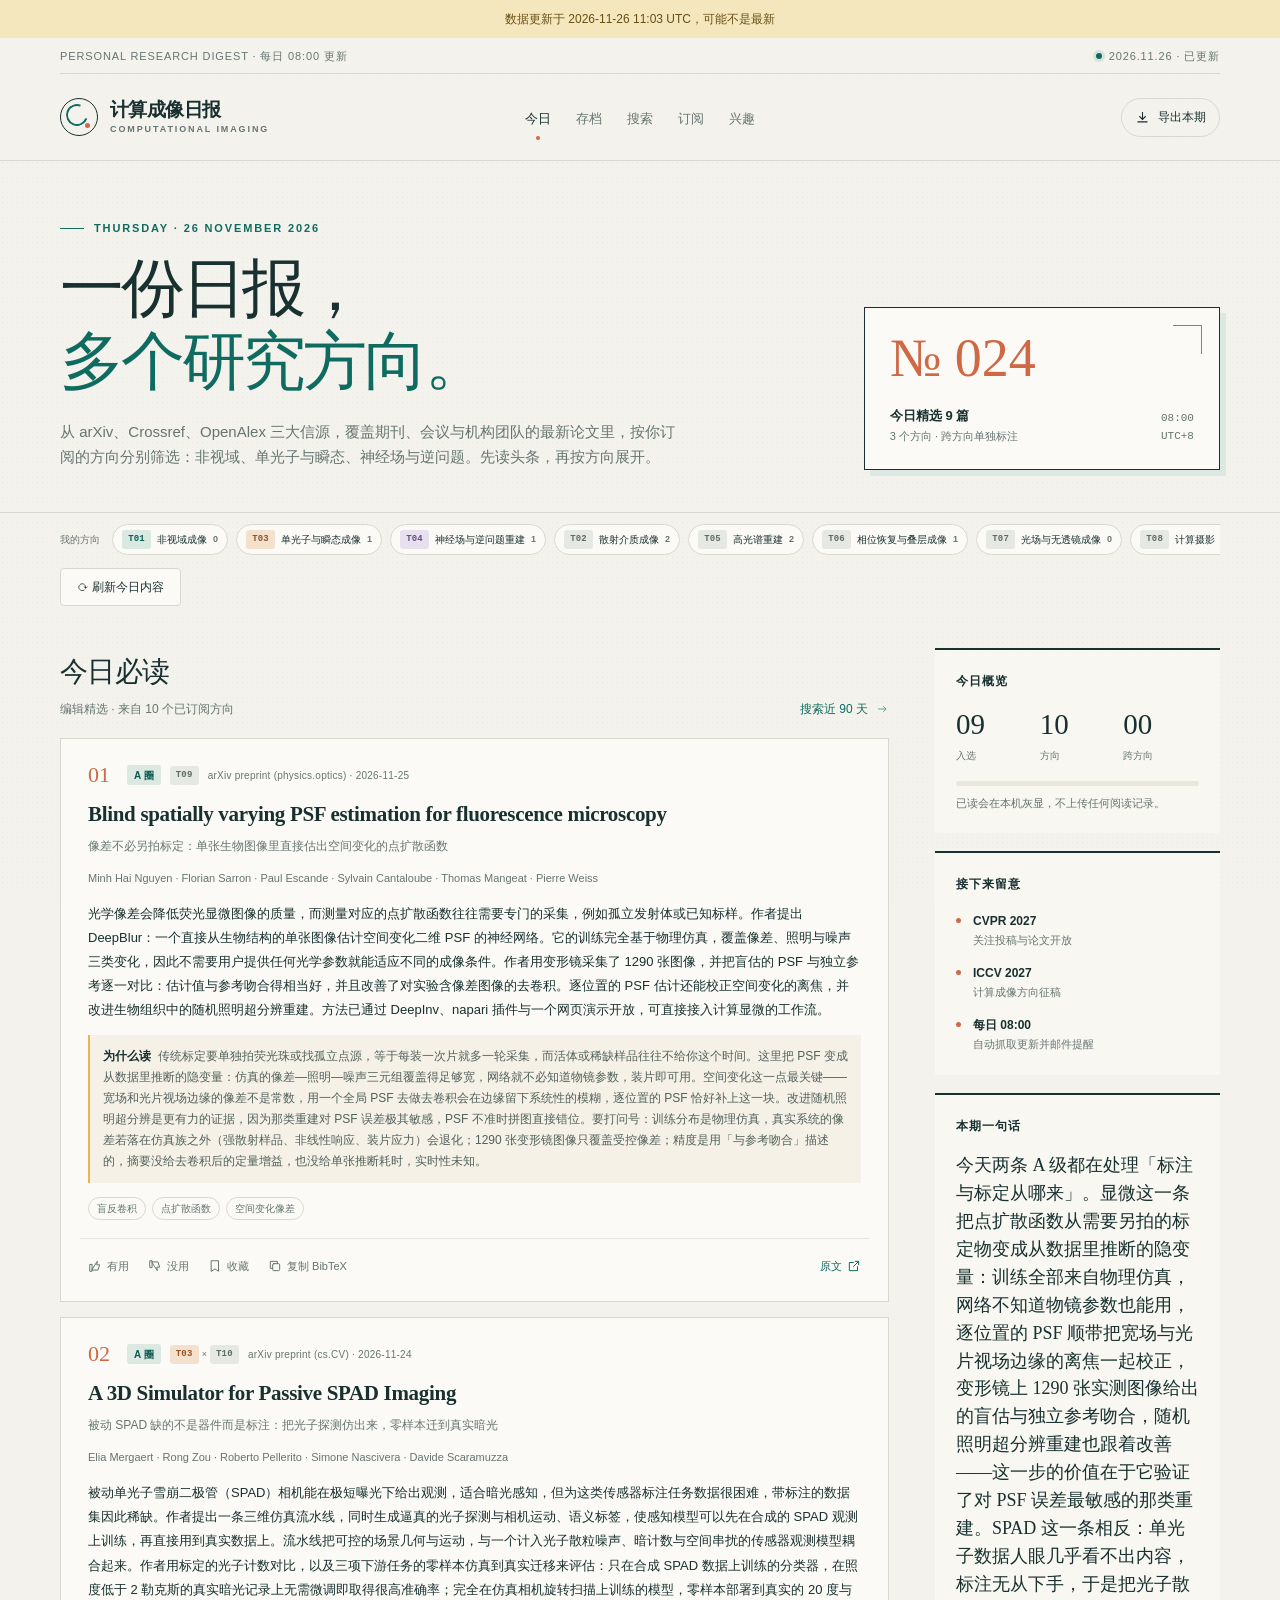
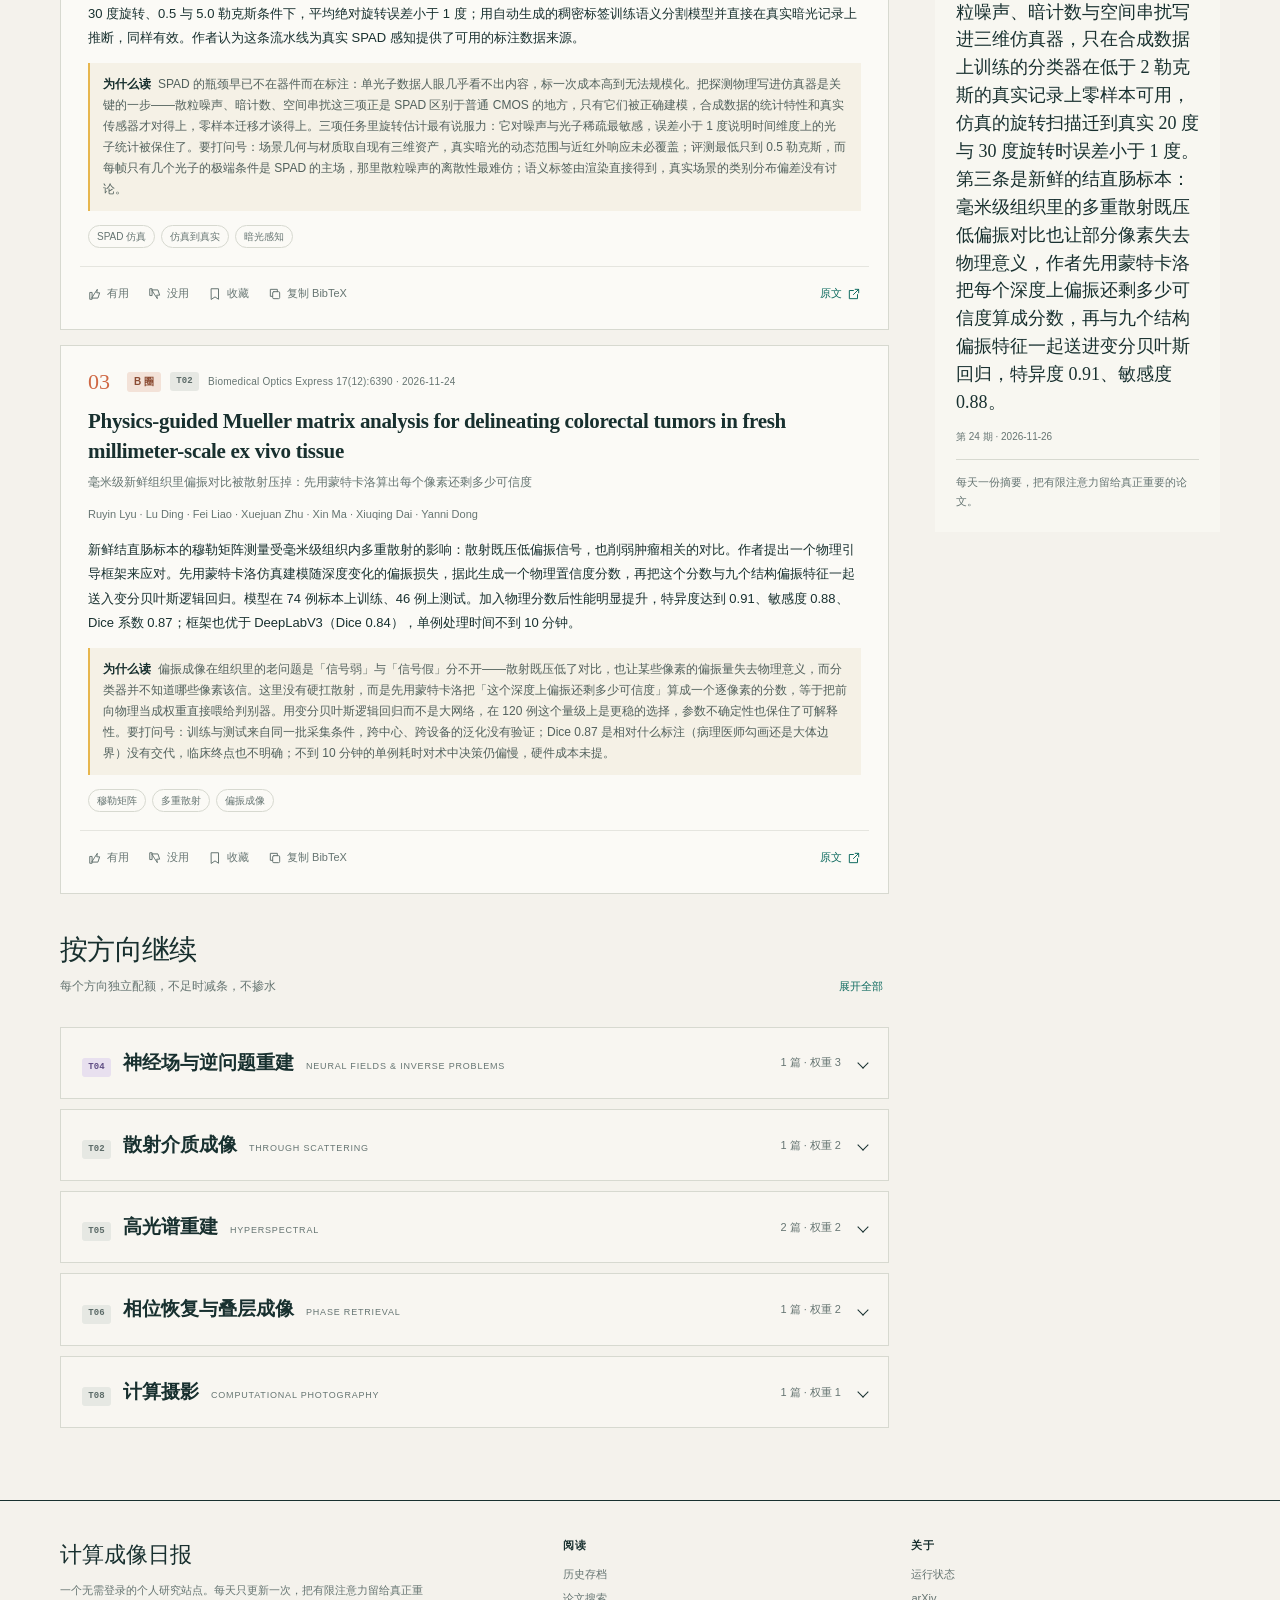
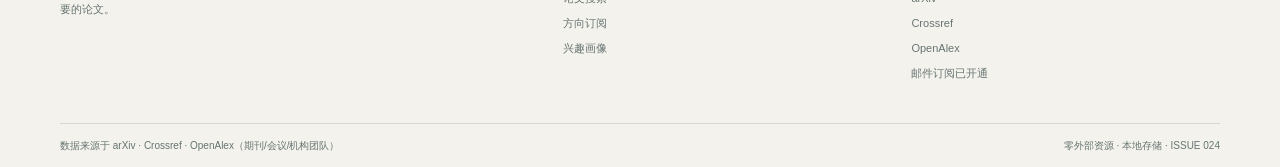
<file: index.html>
<!doctype html>
<html lang="zh-CN">
<head>
  <meta charset="utf-8">
  <meta name="viewport" content="width=device-width, initial-scale=1, viewport-fit=cover">
  <meta http-equiv="Cache-Control" content="no-cache, no-store, must-revalidate">
  <meta http-equiv="Pragma" content="no-cache">
  <meta http-equiv="Expires" content="0">
  <meta name="theme-color" content="#f4f2ec">
  <meta name="description" content="计算成像日报：每日从 arXiv、Crossref、OpenAlex 三大信源（期刊、会议、机构团队）按订阅方向筛选非视域、单光子、神经场等领域的论文，提供中文摘要、推荐理由与引用导出。">
  <title>今日 · 计算成像日报</title>
  <link id="main-css" rel="stylesheet" href="assets/styles.css?v=22"><script>(function(){var s=new URLSearchParams(location.search).get("sharecode");window.__shareUrl=function(p){if(!s)return p;return p+(p.indexOf("?")>-1?"&":"?")+"sharecode="+encodeURIComponent(s)};var l=document.getElementById("main-css");if(l&&s)l.href=window.__shareUrl(l.getAttribute("href"));if(s)document.addEventListener("DOMContentLoaded",function(){document.querySelectorAll('a[href$=".html"]').forEach(function(a){a.href=window.__shareUrl(a.getAttribute("href"))})})})();</script>
</head>
<body data-page="today">
  <a class="skip-link" href="#main">跳到正文</a>
  <header class="site-header">
    <div class="container topline"><span>PERSONAL RESEARCH DIGEST · 每日 08:00 更新</span><span class="topline-status"><i class="status-dot"></i><span id="topline-date">今日已更新</span></span></div>
    <div class="container navbar">
      <a class="brand" href="index.html" aria-label="计算成像日报首页"><span class="brand-mark" aria-hidden="true"></span><span class="brand-name">计算成像日报<small>COMPUTATIONAL IMAGING</small></span></a>
      <nav class="nav-links" aria-label="主导航"><a href="index.html" data-nav="today">今日</a><a href="archive.html" data-nav="archive">存档</a><a href="search.html" data-nav="search">搜索</a><a href="topics.html" data-nav="topics">订阅</a><a href="interest.html" data-nav="interest">兴趣</a></nav>
      <button class="header-action" data-export title="导出本期 JSON"><svg viewBox="0 0 24 24" fill="none" stroke="currentColor" stroke-width="1.7"><path d="M12 3v12M7 10l5 5 5-5M4 19h16"/></svg><span>导出本期</span></button>
    </div>
  </header>

  <section class="hero">
    <div class="container hero-grid">
      <div><p class="eyebrow" id="hero-date">计算成像日报</p><h1>一份日报，<br><em>多个研究方向。</em></h1><p class="hero-intro">从 arXiv、Crossref、OpenAlex 三大信源，覆盖期刊、会议与机构团队的最新论文里，按你订阅的方向分别筛选：非视域、单光子与瞬态、神经场与逆问题。先读头条，再按方向展开。</p></div>
      <aside class="issue-card" aria-label="本期信息"><div class="issue-number" id="issue-number">№ —</div><div class="issue-meta"><div><strong id="issue-summary">今日精选 9 篇</strong>3 个方向 · 跨方向单独标注</div><span class="mono">08:00<br>UTC+8</span></div></aside>
    </div>
  </section>

  <nav id="topic-nav" class="topic-nav container" aria-label="我的订阅方向"></nav>

  <div class="container" style="margin-top:2px"><button id="refresh-today" class="refresh-btn" type="button">⟳ 刷新今日内容</button><span id="refresh-hint" class="pull-hint"></span></div>

  <main id="main" class="container layout">
    <div class="main-column">
      <section aria-labelledby="headline-title">
        <div class="section-heading"><div><h2 id="headline-title">今日必读</h2><p id="headline-note">编辑精选 · 最值得先打开的三篇</p></div><a class="text-link" href="search.html">搜索近 90 天<svg viewBox="0 0 24 24" fill="none" stroke="currentColor"><path d="M5 12h14M14 7l5 5-5 5"/></svg></a></div>
        <div id="headlines" class="headlines"></div>
      </section>
      <section aria-label="更多论文版块"><div class="section-heading" style="margin-top:32px"><div><h2>按方向继续</h2><p>每个方向独立配额，不足时减条，不掺水</p></div><button id="expand-all" class="expand-all">展开全部</button></div><div id="digest-sections" class="digest-sections"></div></section>
      <noscript><p>请启用 JavaScript 以阅读本期论文卡片；所有功能均在本机运行。</p></noscript>
    </div>

    <aside class="sidebar" aria-label="今日辅助信息">
      <section class="side-block"><h3>今日概览</h3><div class="stat-grid"><div class="stat"><strong id="daily-count">09</strong><span>入选</span></div><div class="stat"><strong id="topic-count">03</strong><span>方向</span></div><div class="stat"><strong id="cross-count">02</strong><span>跨方向</span></div></div><div class="progress-track" aria-label="已读进度"><span id="read-progress"></span></div><p class="side-note" style="margin-top:7px;padding-top:0;border:0">已读会在本机灰显，不上传任何阅读记录。</p></section>
      <section class="side-block"><h3>接下来留意</h3><ul class="mini-list" id="upcoming-list"><li><div><strong>CVPR 2027</strong><span>关注投稿与论文开放</span></div></li><li><div><strong>ICCV 2027</strong><span>计算成像方向征稿</span></div></li><li><div><strong>每日 08:00</strong><span>自动抓取更新并邮件提醒</span></div></li></ul></section>
      <section class="side-block"><h3>本期一句话</h3><blockquote class="side-quote"><span id="side-quote">—</span><footer id="side-quote-src">计算成像日报</footer></blockquote><p class="side-note">每天一份摘要，把有限注意力留给真正重要的论文。</p></section>
    </aside>
  </main>

  <footer class="site-footer"><div class="container footer-main"><div><div class="footer-brand">计算成像日报</div><p class="footer-copy">一个无需登录的个人研究站点。每天只更新一次，把有限注意力留给真正重要的论文。</p></div><div class="footer-col"><strong>阅读</strong><a href="archive.html">历史存档</a><a href="search.html">论文搜索</a><a href="topics.html">方向订阅</a><a href="interest.html">兴趣画像</a></div><div class="footer-col"><strong>关于</strong><a href="status.html">运行状态</a><a href="https://arxiv.org" target="_blank" rel="noopener">arXiv</a><a href="https://www.crossref.org" target="_blank" rel="noopener">Crossref</a><a href="https://openalex.org" target="_blank" rel="noopener">OpenAlex</a><a href="status.html">邮件订阅已开通</a></div></div><div class="container footer-bottom"><span>数据来源于 arXiv · Crossref · OpenAlex（期刊/会议/机构团队）</span><span>零外部资源 · 本地存储 · <span id="footer-issue">ISSUE —</span></span></div></footer>
  <nav class="mobile-nav" aria-label="移动端导航"><a href="index.html" data-nav="today" data-icon="home" data-label="今日"></a><a href="archive.html" data-nav="archive" data-icon="archive" data-label="存档"></a><a href="search.html" data-nav="search" data-icon="search" data-label="搜索"></a><a href="topics.html" data-nav="topics" data-icon="topics" data-label="订阅"></a><a href="interest.html" data-nav="interest" data-icon="interest" data-label="兴趣"></a></nav>
  <script>(function(){var u=window.__shareUrl||function(p){return p};var bv="v22";function ver(p){p=u(p);return p+(p.indexOf("?")>-1?"&":"?")+bv;}var d=document.createElement("script");d.src=ver("assets/data.js");d.async=false;var a=document.createElement("script");a.src=ver("assets/app.js");a.async=false;document.body.appendChild(d);document.body.appendChild(a);})();</script>
</body>
</html>
</file>
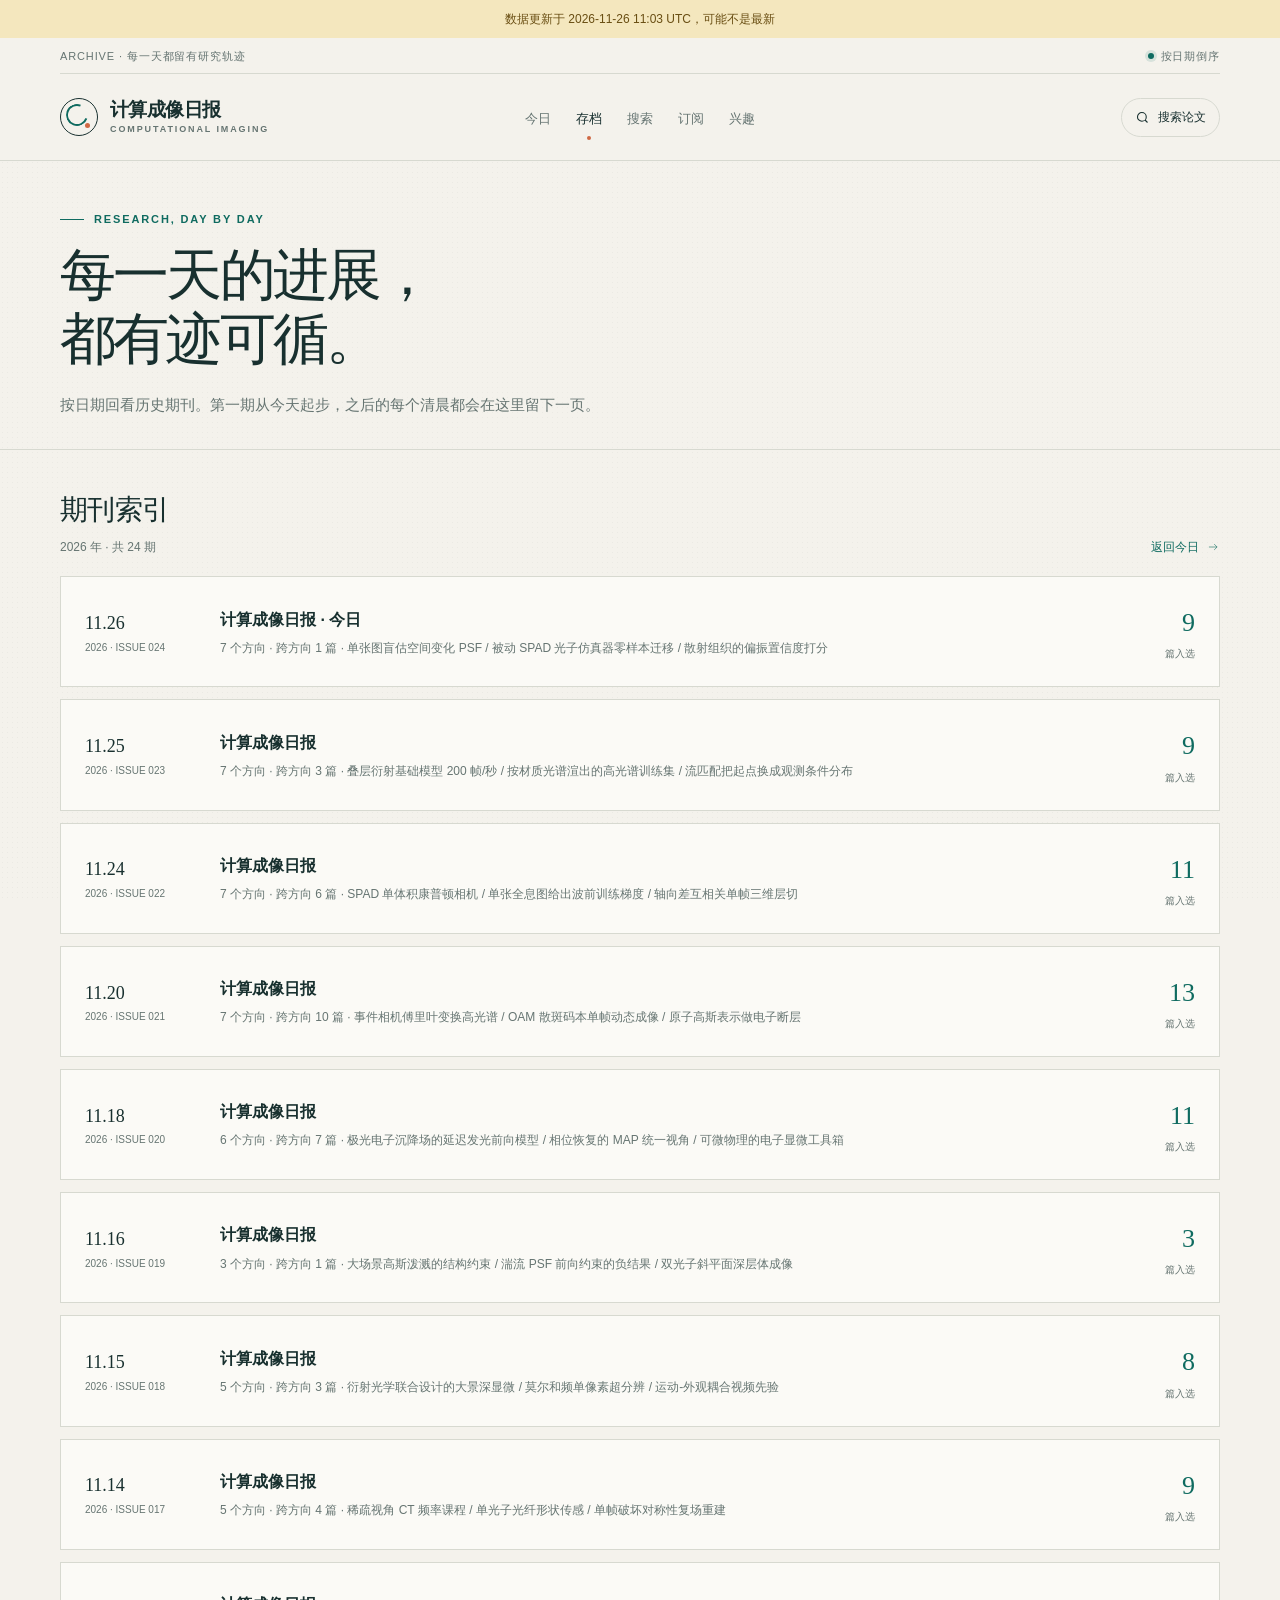
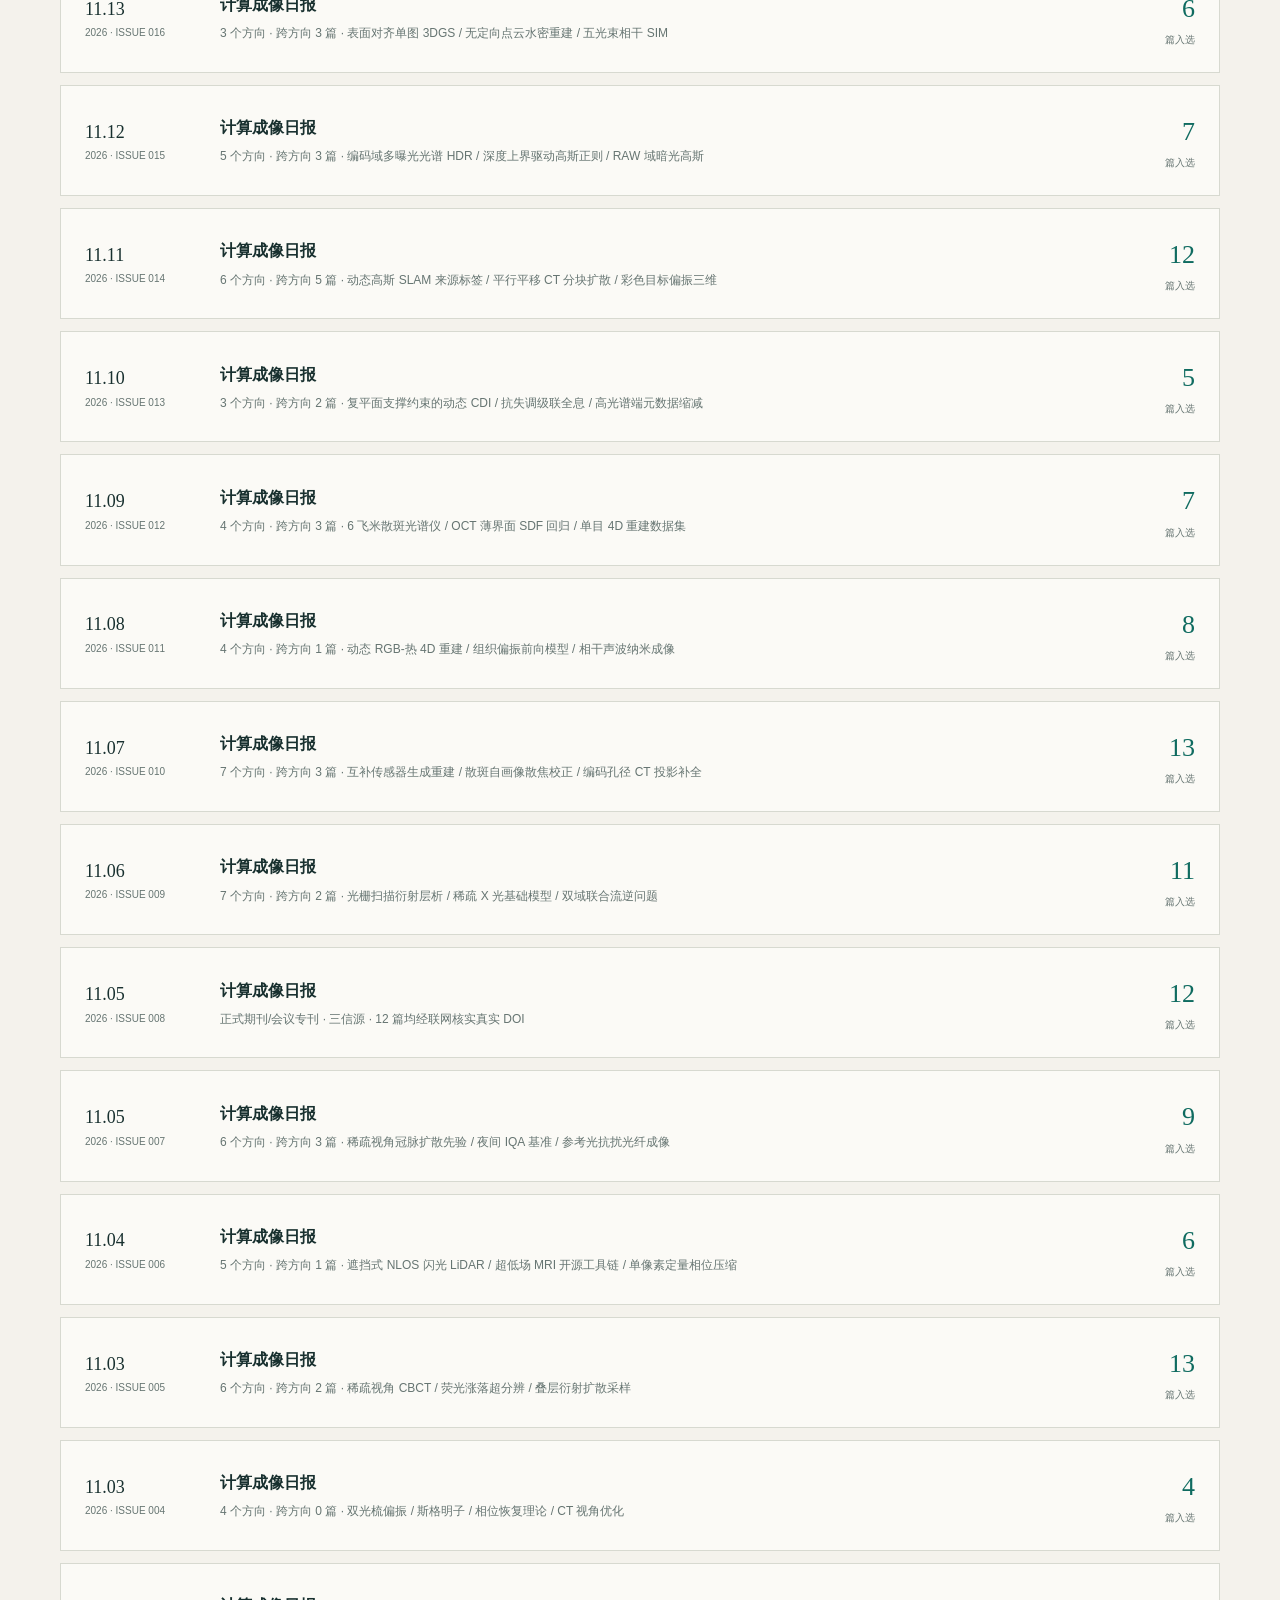
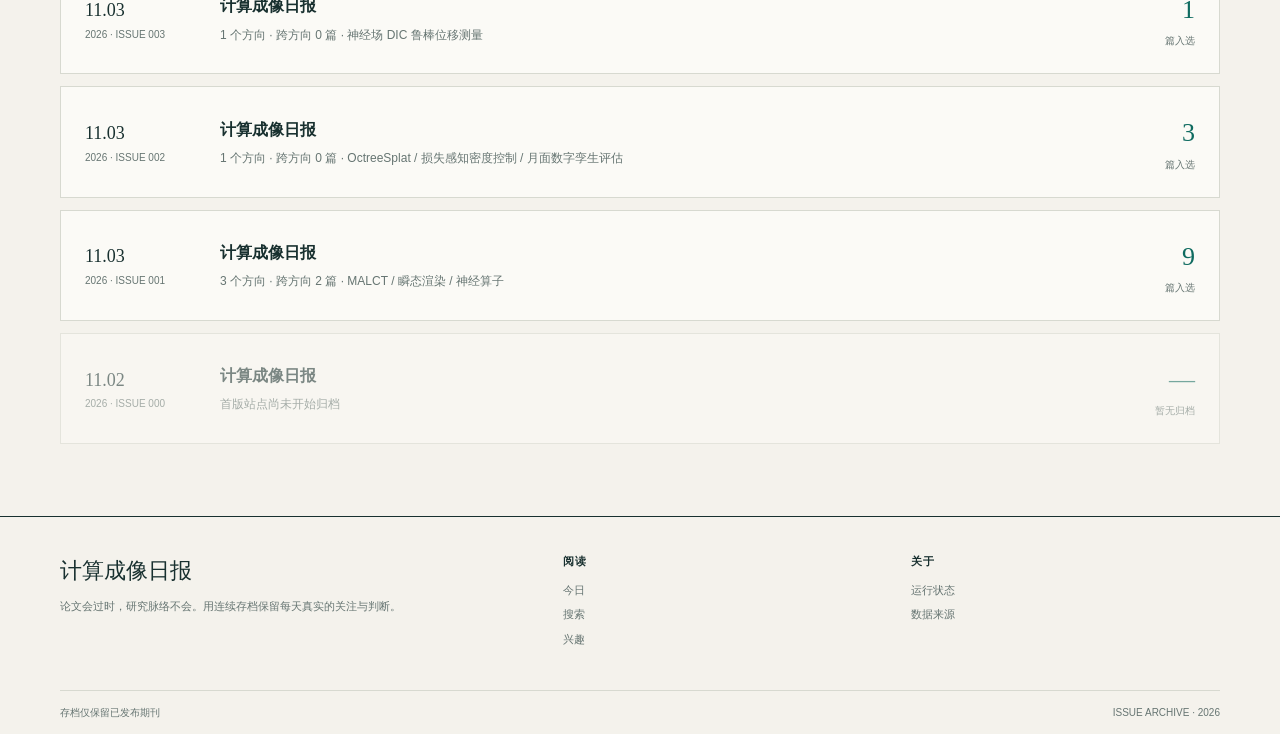
<file: archive.html>
<!doctype html>
<html lang="zh-CN">
<head><meta charset="utf-8"><meta name="viewport" content="width=device-width, initial-scale=1, viewport-fit=cover"><meta http-equiv="Cache-Control" content="no-cache, no-store, must-revalidate"><meta http-equiv="Pragma" content="no-cache"><meta http-equiv="Expires" content="0"><meta name="theme-color" content="#f4f2ec"><meta name="description" content="按日期回看计算成像日报的历史期刊。"><title>存档 · 计算成像日报</title><link id="main-css" rel="stylesheet" href="assets/styles.css?v=22"><script>(function(){var s=new URLSearchParams(location.search).get("sharecode");window.__shareUrl=function(p){if(!s)return p;return p+(p.indexOf("?")>-1?"&":"?")+"sharecode="+encodeURIComponent(s)};var l=document.getElementById("main-css");if(l&&s)l.href=window.__shareUrl(l.getAttribute("href"));if(s)document.addEventListener("DOMContentLoaded",function(){document.querySelectorAll('a[href$=".html"]').forEach(function(a){a.href=window.__shareUrl(a.getAttribute("href"))})})})();</script></head>
<body data-page="archive">
<a class="skip-link" href="#main">跳到正文</a>
<header class="site-header"><div class="container topline"><span>ARCHIVE · 每一天都留有研究轨迹</span><span class="topline-status"><i class="status-dot"></i>按日期倒序</span></div><div class="container navbar"><a class="brand" href="index.html"><span class="brand-mark"></span><span class="brand-name">计算成像日报<small>COMPUTATIONAL IMAGING</small></span></a><nav class="nav-links" aria-label="主导航"><a href="index.html" data-nav="today">今日</a><a href="archive.html" data-nav="archive">存档</a><a href="search.html" data-nav="search">搜索</a><a href="topics.html" data-nav="topics">订阅</a><a href="interest.html" data-nav="interest">兴趣</a></nav><a class="header-action" href="search.html"><svg viewBox="0 0 24 24" fill="none" stroke="currentColor" stroke-width="1.7"><circle cx="11" cy="11" r="7"/><path d="m20 20-4-4"/></svg><span>搜索论文</span></a></div></header>
<section class="page-hero"><div class="container"><p class="eyebrow">Research, day by day</p><h1>每一天的进展，<br>都有迹可循。</h1><p class="hero-intro">按日期回看历史期刊。第一期从今天起步，之后的每个清晨都会在这里留下一页。</p></div></section>
<main id="main" class="container page-content"><div class="section-heading"><div><h2>期刊索引</h2><p id="archive-total">2026 年 · 共 1 期</p></div><a class="text-link" href="index.html">返回今日<svg viewBox="0 0 24 24" fill="none" stroke="currentColor"><path d="M5 12h14M14 7l5 5-5 5"/></svg></a></div><div id="archive-list" class="archive-list"></div></main>
<footer class="site-footer"><div class="container footer-main"><div><div class="footer-brand">计算成像日报</div><p class="footer-copy">论文会过时，研究脉络不会。用连续存档保留每天真实的关注与判断。</p></div><div class="footer-col"><strong>阅读</strong><a href="index.html">今日</a><a href="search.html">搜索</a><a href="interest.html">兴趣</a></div><div class="footer-col"><strong>关于</strong><a href="status.html">运行状态</a><a href="status.html">数据来源</a></div></div><div class="container footer-bottom"><span>存档仅保留已发布期刊</span><span>ISSUE ARCHIVE · 2026</span></div></footer>
<nav class="mobile-nav" aria-label="移动端导航"><a href="index.html" data-nav="today" data-icon="home" data-label="今日"></a><a href="archive.html" data-nav="archive" data-icon="archive" data-label="存档"></a><a href="search.html" data-nav="search" data-icon="search" data-label="搜索"></a><a href="topics.html" data-nav="topics" data-icon="topics" data-label="订阅"></a><a href="interest.html" data-nav="interest" data-icon="interest" data-label="兴趣"></a></nav>
<script>(function(){var u=window.__shareUrl||function(p){return p};var bv="v22";function ver(p){p=u(p);return p+(p.indexOf("?")>-1?"&":"?")+bv;}var d=document.createElement("script");d.src=ver("assets/data.js");d.async=false;var a=document.createElement("script");a.src=ver("assets/app.js");a.async=false;document.body.appendChild(d);document.body.appendChild(a);})();</script></body></html>
</file>
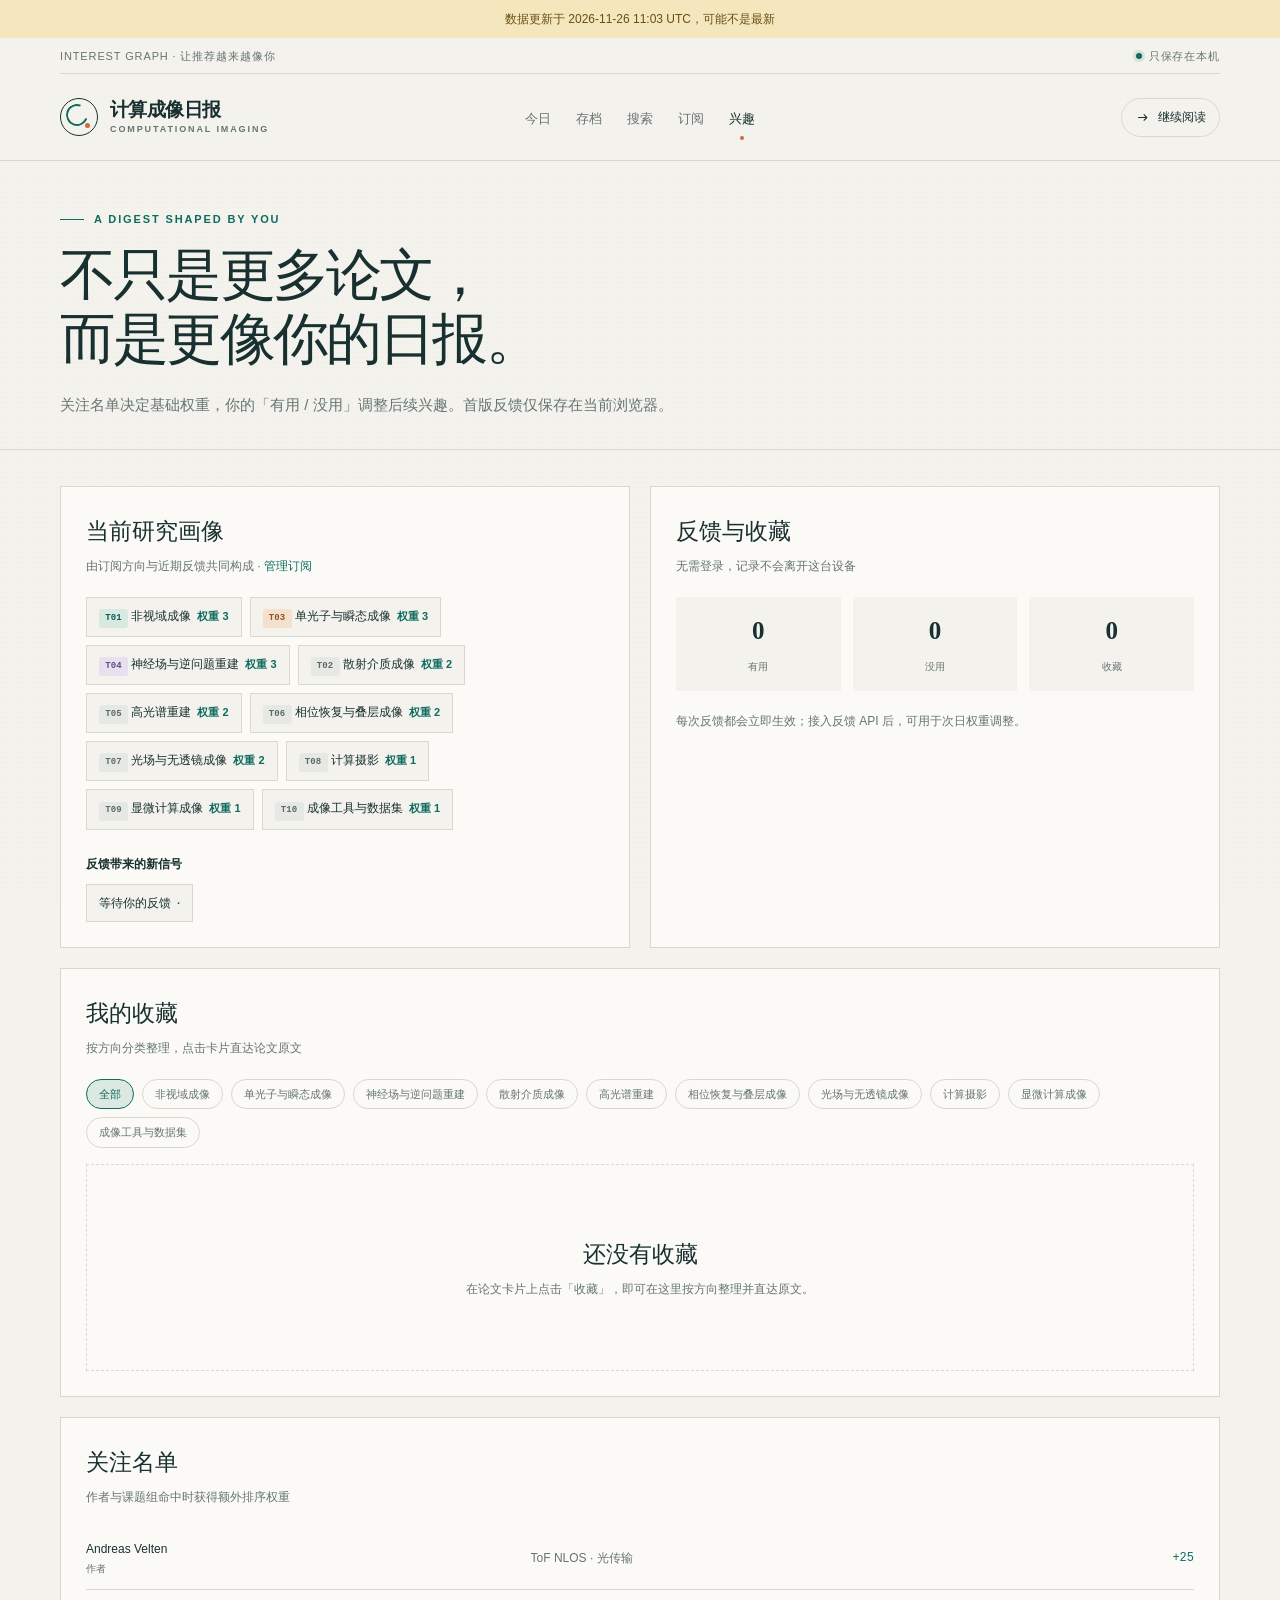
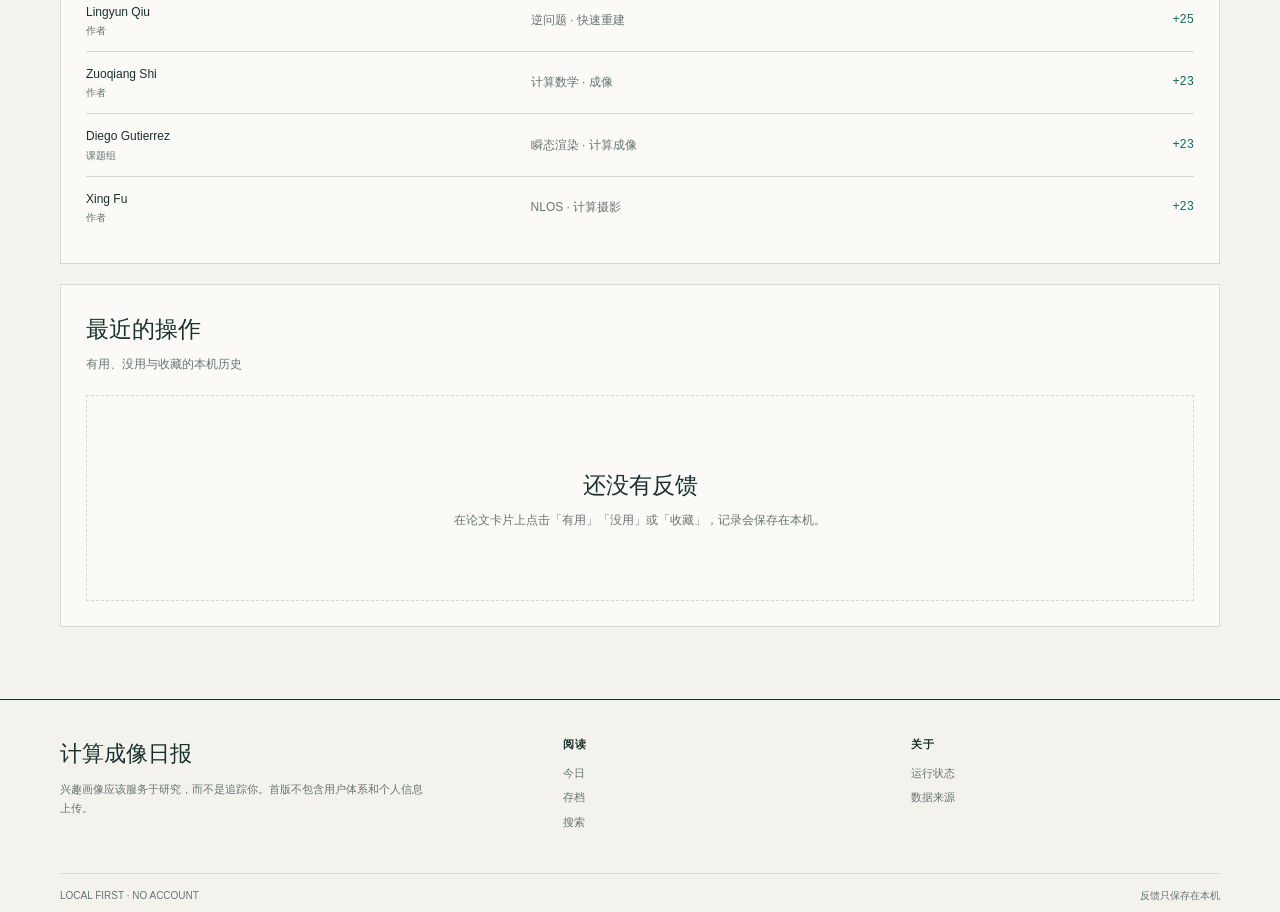
<file: interest.html>
<!doctype html>
<html lang="zh-CN">
<head><meta charset="utf-8"><meta name="viewport" content="width=device-width, initial-scale=1, viewport-fit=cover"><meta http-equiv="Cache-Control" content="no-cache, no-store, must-revalidate"><meta http-equiv="Pragma" content="no-cache"><meta http-equiv="Expires" content="0"><meta name="theme-color" content="#f4f2ec"><meta name="description" content="查看计算成像日报的订阅方向、关注作者、兴趣画像和本机反馈历史。"><title>兴趣 · 计算成像日报</title><link id="main-css" rel="stylesheet" href="assets/styles.css?v=22"><script>(function(){var s=new URLSearchParams(location.search).get("sharecode");window.__shareUrl=function(p){if(!s)return p;return p+(p.indexOf("?")>-1?"&":"?")+"sharecode="+encodeURIComponent(s)};var l=document.getElementById("main-css");if(l&&s)l.href=window.__shareUrl(l.getAttribute("href"));if(s)document.addEventListener("DOMContentLoaded",function(){document.querySelectorAll('a[href$=".html"]').forEach(function(a){a.href=window.__shareUrl(a.getAttribute("href"))})})})();</script></head>
<body data-page="interest">
<a class="skip-link" href="#main">跳到正文</a>
<header class="site-header"><div class="container topline"><span>INTEREST GRAPH · 让推荐越来越像你</span><span class="topline-status"><i class="status-dot"></i>只保存在本机</span></div><div class="container navbar"><a class="brand" href="index.html"><span class="brand-mark"></span><span class="brand-name">计算成像日报<small>COMPUTATIONAL IMAGING</small></span></a><nav class="nav-links" aria-label="主导航"><a href="index.html" data-nav="today">今日</a><a href="archive.html" data-nav="archive">存档</a><a href="search.html" data-nav="search">搜索</a><a href="topics.html" data-nav="topics">订阅</a><a href="interest.html" data-nav="interest">兴趣</a></nav><a class="header-action" href="index.html"><svg viewBox="0 0 24 24" fill="none" stroke="currentColor" stroke-width="1.7"><path d="M5 12h14M14 7l5 5-5 5"/></svg><span>继续阅读</span></a></div></header>
<section class="page-hero"><div class="container"><p class="eyebrow">A digest shaped by you</p><h1>不只是更多论文，<br>而是更像你的日报。</h1><p class="hero-intro">关注名单决定基础权重，你的「有用 / 没用」调整后续兴趣。首版反馈仅保存在当前浏览器。</p></div></section>
<main id="main" class="container page-content"><div class="interest-grid">
  <section class="interest-card"><h2>当前研究画像</h2><p>由订阅方向与近期反馈共同构成 · <a class="text-link" href="topics.html" style="display:inline-flex">管理订阅</a></p><div id="interest-subscriptions" class="profile-topics"></div><h3 style="margin:24px 0 10px;font-size:12px">反馈带来的新信号</h3><div id="dynamic-topics" class="profile-topics"></div></section>
  <section class="interest-card"><h2>反馈与收藏</h2><p>无需登录，记录不会离开这台设备</p><div id="feedback-summary" class="feedback-summary"></div><p style="margin:0">每次反馈都会立即生效；接入反馈 API 后，可用于次日权重调整。</p></section>
  <section class="interest-card wide"><h2>我的收藏</h2><p>按方向分类整理，点击卡片直达论文原文</p><div id="saved-list"></div></section>
  <section class="interest-card wide"><h2>关注名单</h2><p>作者与课题组命中时获得额外排序权重</p><div id="watchlist"></div></section>
  <section class="interest-card wide"><h2>最近的操作</h2><p>有用、没用与收藏的本机历史</p><div id="feedback-history" class="feedback-history"></div></section>
</div></main>
<footer class="site-footer"><div class="container footer-main"><div><div class="footer-brand">计算成像日报</div><p class="footer-copy">兴趣画像应该服务于研究，而不是追踪你。首版不包含用户体系和个人信息上传。</p></div><div class="footer-col"><strong>阅读</strong><a href="index.html">今日</a><a href="archive.html">存档</a><a href="search.html">搜索</a></div><div class="footer-col"><strong>关于</strong><a href="status.html">运行状态</a><a href="status.html">数据来源</a></div></div><div class="container footer-bottom"><span>LOCAL FIRST · NO ACCOUNT</span><span>反馈只保存在本机</span></div></footer>
<nav class="mobile-nav" aria-label="移动端导航"><a href="index.html" data-nav="today" data-icon="home" data-label="今日"></a><a href="archive.html" data-nav="archive" data-icon="archive" data-label="存档"></a><a href="search.html" data-nav="search" data-icon="search" data-label="搜索"></a><a href="topics.html" data-nav="topics" data-icon="topics" data-label="订阅"></a><a href="interest.html" data-nav="interest" data-icon="interest" data-label="兴趣"></a></nav>
<script>(function(){var u=window.__shareUrl||function(p){return p};var bv="v22";function ver(p){p=u(p);return p+(p.indexOf("?")>-1?"&":"?")+bv;}var d=document.createElement("script");d.src=ver("assets/data.js");d.async=false;var a=document.createElement("script");a.src=ver("assets/app.js");a.async=false;document.body.appendChild(d);document.body.appendChild(a);})();</script></body></html>
</file>
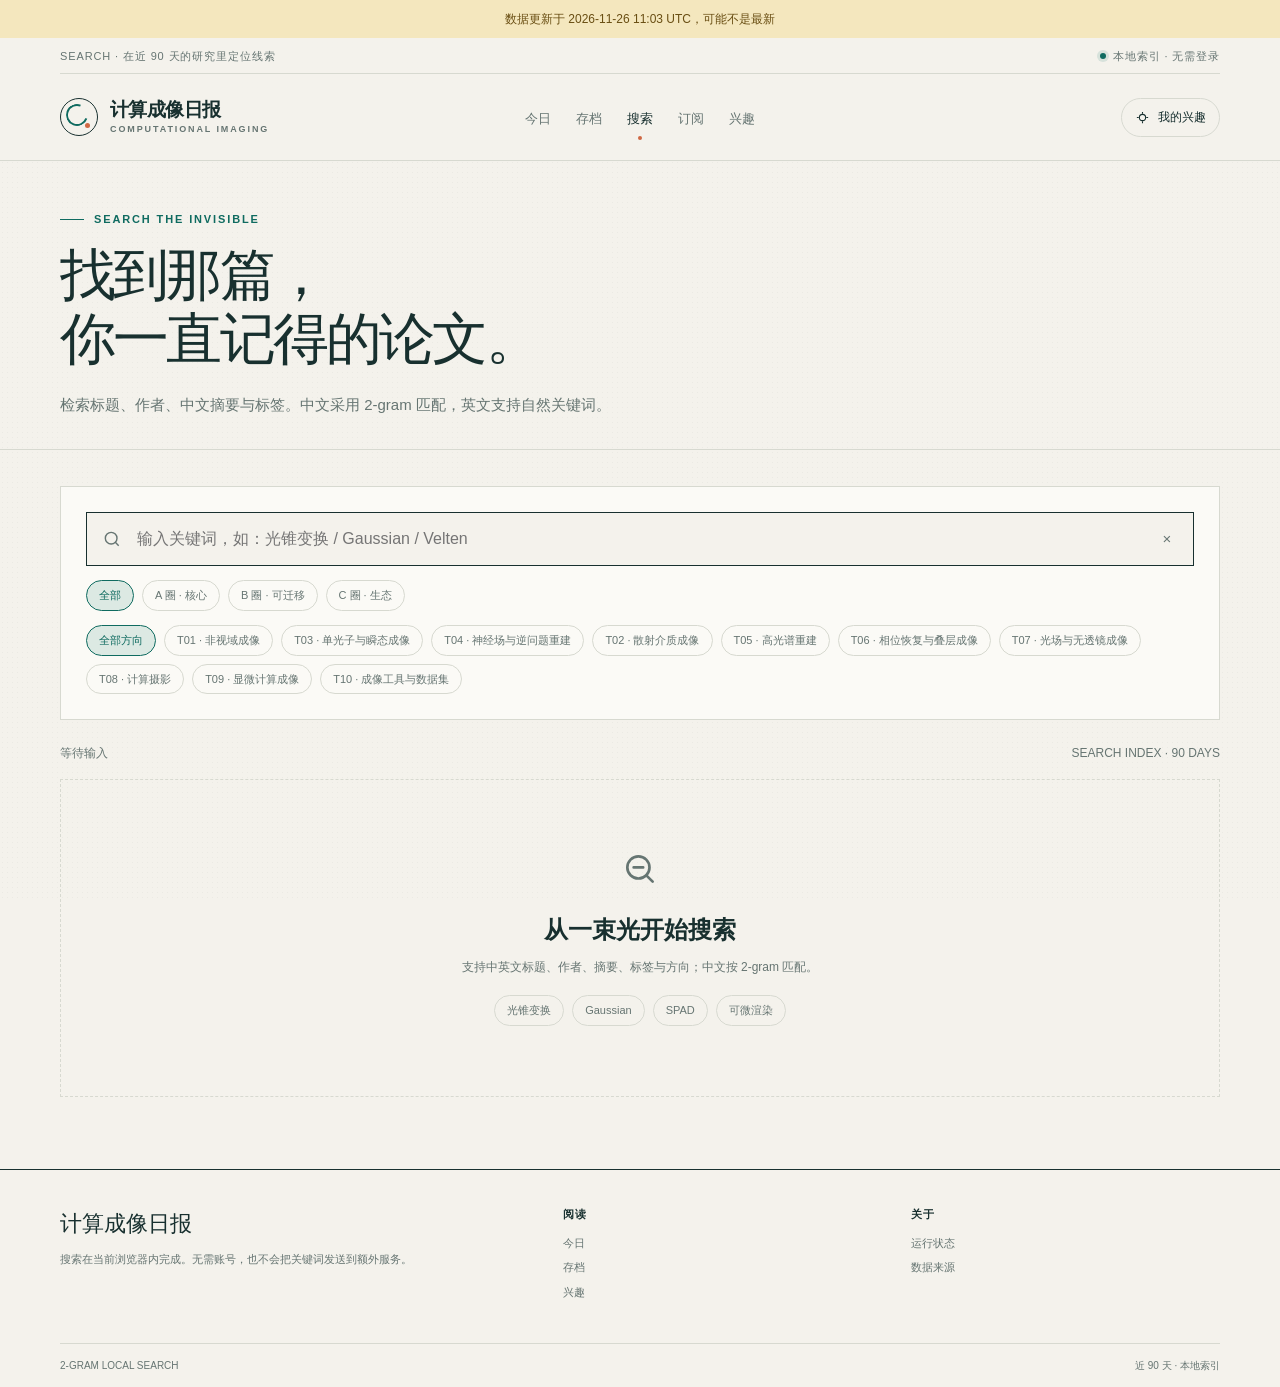
<file: search.html>
<!doctype html>
<html lang="zh-CN">
<head><meta charset="utf-8"><meta name="viewport" content="width=device-width, initial-scale=1, viewport-fit=cover"><meta http-equiv="Cache-Control" content="no-cache, no-store, must-revalidate"><meta http-equiv="Pragma" content="no-cache"><meta http-equiv="Expires" content="0"><meta name="theme-color" content="#f4f2ec"><meta name="description" content="搜索近 90 天计算成像论文，支持中文 2-gram、英文关键词与方向筛选。"><title>搜索 · 计算成像日报</title><link id="main-css" rel="stylesheet" href="assets/styles.css?v=22"><script>(function(){var s=new URLSearchParams(location.search).get("sharecode");window.__shareUrl=function(p){if(!s)return p;return p+(p.indexOf("?")>-1?"&":"?")+"sharecode="+encodeURIComponent(s)};var l=document.getElementById("main-css");if(l&&s)l.href=window.__shareUrl(l.getAttribute("href"));if(s)document.addEventListener("DOMContentLoaded",function(){document.querySelectorAll('a[href$=".html"]').forEach(function(a){a.href=window.__shareUrl(a.getAttribute("href"))})})})();</script></head>
<body data-page="search">
<a class="skip-link" href="#main">跳到正文</a>
<header class="site-header"><div class="container topline"><span>SEARCH · 在近 90 天的研究里定位线索</span><span class="topline-status"><i class="status-dot"></i>本地索引 · 无需登录</span></div><div class="container navbar"><a class="brand" href="index.html"><span class="brand-mark"></span><span class="brand-name">计算成像日报<small>COMPUTATIONAL IMAGING</small></span></a><nav class="nav-links" aria-label="主导航"><a href="index.html" data-nav="today">今日</a><a href="archive.html" data-nav="archive">存档</a><a href="search.html" data-nav="search">搜索</a><a href="topics.html" data-nav="topics">订阅</a><a href="interest.html" data-nav="interest">兴趣</a></nav><a class="header-action" href="interest.html"><svg viewBox="0 0 24 24" fill="none" stroke="currentColor" stroke-width="1.7"><circle cx="12" cy="12" r="5"/><path d="M12 3v3M12 18v3M3 12h3M18 12h3"/></svg><span>我的兴趣</span></a></div></header>
<section class="page-hero"><div class="container"><p class="eyebrow">Search the invisible</p><h1>找到那篇，<br>你一直记得的论文。</h1><p class="hero-intro">检索标题、作者、中文摘要与标签。中文采用 2-gram 匹配，英文支持自然关键词。</p></div></section>
<main id="main" class="container page-content">
  <section class="search-panel" aria-label="搜索条件"><div class="search-box"><svg viewBox="0 0 24 24" fill="none" stroke="currentColor" stroke-width="1.7"><circle cx="11" cy="11" r="7"/><path d="m20 20-4-4"/></svg><label class="sr-only" for="search-input">搜索论文</label><input id="search-input" class="search-input" type="search" placeholder="输入关键词，如：光锥变换 / Gaussian / Velten" autocomplete="off"><button id="search-clear" class="search-clear" aria-label="清空搜索">×</button></div><div class="search-filters" aria-label="按分圈筛选"><button class="filter-chip active" data-tier="all">全部</button><button class="filter-chip" data-tier="A">A 圈 · 核心</button><button class="filter-chip" data-tier="B">B 圈 · 可迁移</button><button class="filter-chip" data-tier="C">C 圈 · 生态</button></div><div class="search-filters" id="topic-filters" aria-label="按方向筛选"><button class="filter-chip active" data-topic-filter="all">全部方向</button></div></section>
  <div class="search-meta"><span id="search-count">等待输入</span><span>SEARCH INDEX · 90 DAYS</span></div><section id="search-results" class="search-results" aria-live="polite"></section>
</main>
<footer class="site-footer"><div class="container footer-main"><div><div class="footer-brand">计算成像日报</div><p class="footer-copy">搜索在当前浏览器内完成。无需账号，也不会把关键词发送到额外服务。</p></div><div class="footer-col"><strong>阅读</strong><a href="index.html">今日</a><a href="archive.html">存档</a><a href="interest.html">兴趣</a></div><div class="footer-col"><strong>关于</strong><a href="status.html">运行状态</a><a href="status.html">数据来源</a></div></div><div class="container footer-bottom"><span>2-GRAM LOCAL SEARCH</span><span>近 90 天 · 本地索引</span></div></footer>
<nav class="mobile-nav" aria-label="移动端导航"><a href="index.html" data-nav="today" data-icon="home" data-label="今日"></a><a href="archive.html" data-nav="archive" data-icon="archive" data-label="存档"></a><a href="search.html" data-nav="search" data-icon="search" data-label="搜索"></a><a href="topics.html" data-nav="topics" data-icon="topics" data-label="订阅"></a><a href="interest.html" data-nav="interest" data-icon="interest" data-label="兴趣"></a></nav>
<script>(function(){var u=window.__shareUrl||function(p){return p};var bv="v22";function ver(p){p=u(p);return p+(p.indexOf("?")>-1?"&":"?")+bv;}var d=document.createElement("script");d.src=ver("assets/data.js");d.async=false;var a=document.createElement("script");a.src=ver("assets/app.js");a.async=false;document.body.appendChild(d);document.body.appendChild(a);})();</script></body></html>
</file>
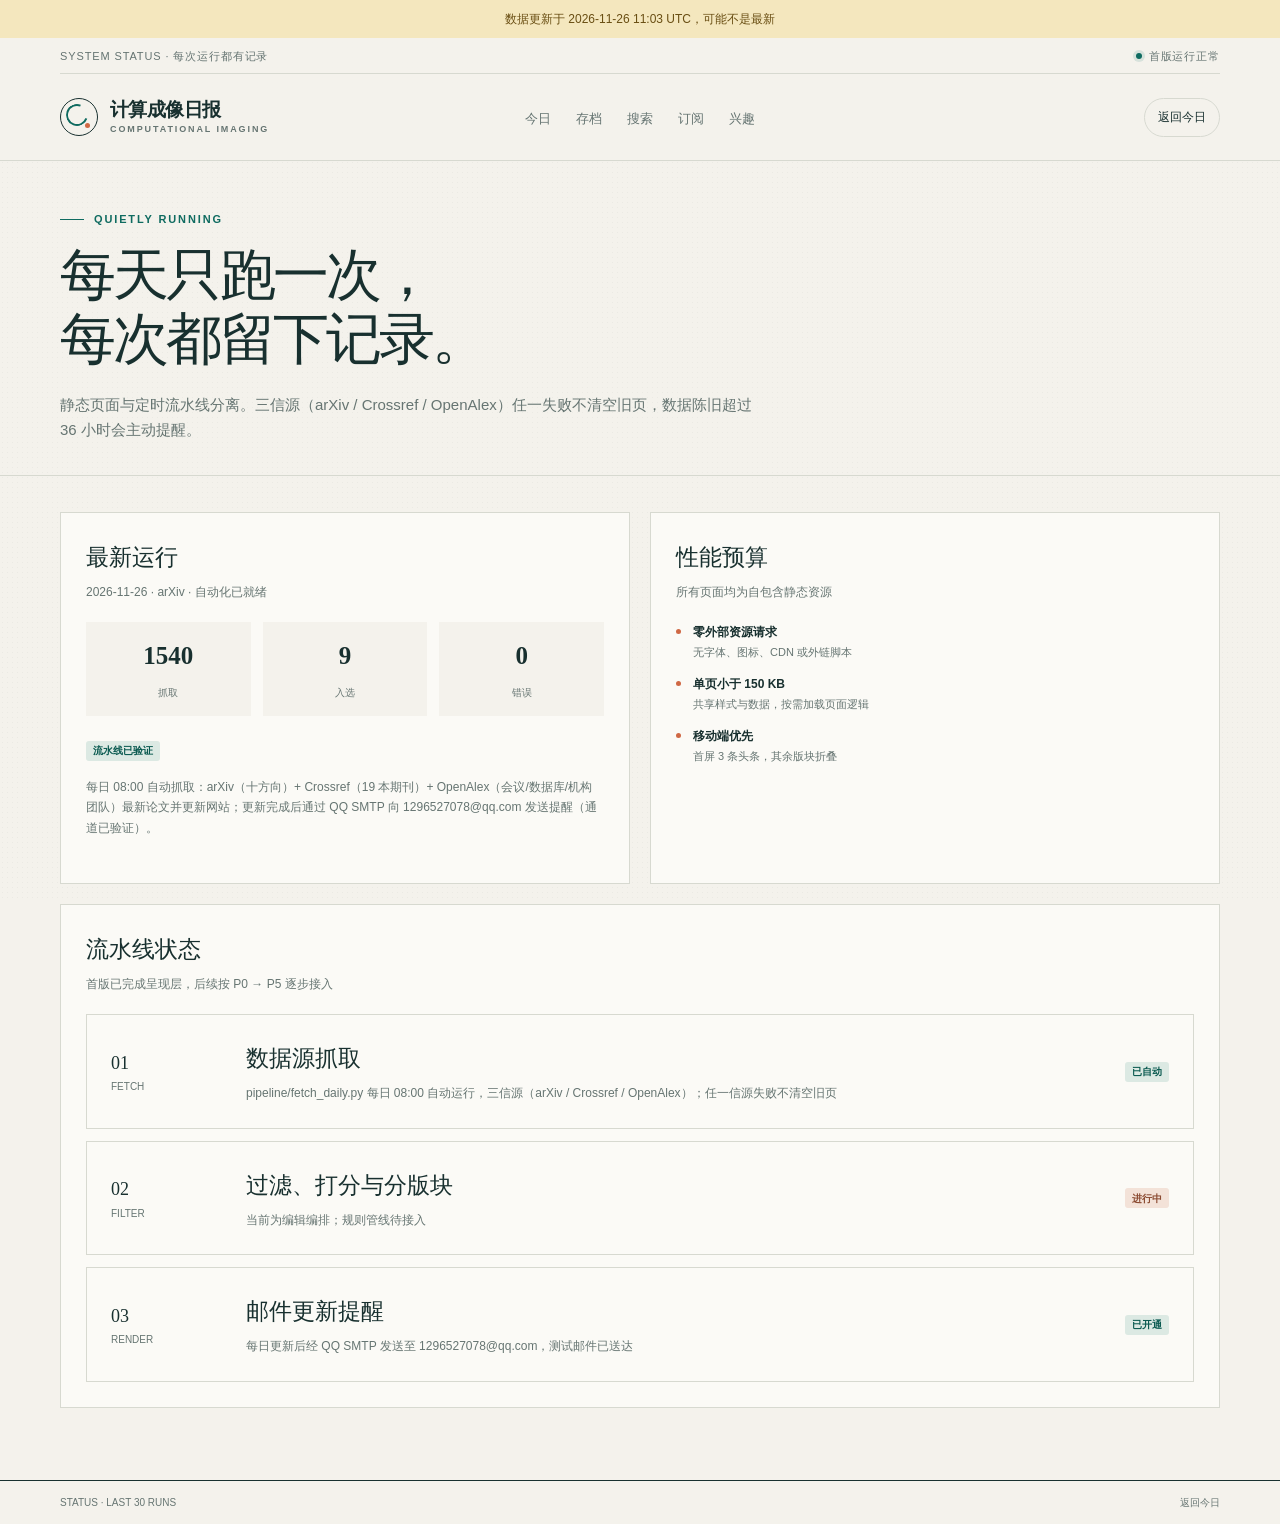
<file: status.html>
<!doctype html>
<html lang="zh-CN">
<head><meta charset="utf-8"><meta name="viewport" content="width=device-width, initial-scale=1, viewport-fit=cover"><meta http-equiv="Cache-Control" content="no-cache, no-store, must-revalidate"><meta http-equiv="Pragma" content="no-cache"><meta http-equiv="Expires" content="0"><meta name="theme-color" content="#f4f2ec"><meta name="description" content="计算成像日报的数据更新与运行状态。"><title>运行状态 · 计算成像日报</title><link id="main-css" rel="stylesheet" href="assets/styles.css?v=22"><script>(function(){var s=new URLSearchParams(location.search).get("sharecode");window.__shareUrl=function(p){if(!s)return p;return p+(p.indexOf("?")>-1?"&":"?")+"sharecode="+encodeURIComponent(s)};var l=document.getElementById("main-css");if(l&&s)l.href=window.__shareUrl(l.getAttribute("href"));if(s)document.addEventListener("DOMContentLoaded",function(){document.querySelectorAll('a[href$=".html"]').forEach(function(a){a.href=window.__shareUrl(a.getAttribute("href"))})})})();</script></head>
<body data-page="status">
<header class="site-header"><div class="container topline"><span>SYSTEM STATUS · 每次运行都有记录</span><span class="topline-status"><i class="status-dot"></i>首版运行正常</span></div><div class="container navbar"><a class="brand" href="index.html"><span class="brand-mark"></span><span class="brand-name">计算成像日报<small>COMPUTATIONAL IMAGING</small></span></a><nav class="nav-links"><a href="index.html">今日</a><a href="archive.html">存档</a><a href="search.html">搜索</a><a href="topics.html">订阅</a><a href="interest.html">兴趣</a></nav><a class="header-action" href="index.html"><span>返回今日</span></a></div></header>
<section class="page-hero"><div class="container"><p class="eyebrow">Quietly running</p><h1>每天只跑一次，<br>每次都留下记录。</h1><p class="hero-intro">静态页面与定时流水线分离。三信源（arXiv / Crossref / OpenAlex）任一失败不清空旧页，数据陈旧超过 36 小时会主动提醒。</p></div></section>
<main class="container page-content"><div class="interest-grid">
<section class="interest-card"><h2>最新运行</h2><p id="status-last-run">— · arXiv · Crossref · OpenAlex · 自动化已就绪</p><div class="feedback-summary"><div><strong id="status-candidates">—</strong><span>抓取</span></div><div><strong id="status-selected">—</strong><span>入选</span></div><div><strong>0</strong><span>错误</span></div></div><span class="tier tier-A">流水线已验证</span><p style="margin-top:15px">每日 08:00 自动抓取：arXiv（十方向）+ Crossref（19 本期刊）+ OpenAlex（会议/数据库/机构团队）最新论文并更新网站；更新完成后通过 QQ SMTP 向 1296527078@qq.com 发送提醒（通道已验证）。</p></section>
<section class="interest-card"><h2>性能预算</h2><p>所有页面均为自包含静态资源</p><ul class="mini-list"><li><div><strong>零外部资源请求</strong><span>无字体、图标、CDN 或外链脚本</span></div></li><li><div><strong>单页小于 150 KB</strong><span>共享样式与数据，按需加载页面逻辑</span></div></li><li><div><strong>移动端优先</strong><span>首屏 3 条头条，其余版块折叠</span></div></li></ul></section>
<section class="interest-card wide"><h2>流水线状态</h2><p>首版已完成呈现层，后续按 P0 → P5 逐步接入</p><div class="archive-list"><div class="archive-item"><div class="archive-date">01<small>FETCH</small></div><div class="archive-info"><h2>数据源抓取</h2><p>pipeline/fetch_daily.py 每日 08:00 自动运行，三信源（arXiv / Crossref / OpenAlex）；任一信源失败不清空旧页</p></div><span class="tier tier-A">已自动</span></div><div class="archive-item"><div class="archive-date">02<small>FILTER</small></div><div class="archive-info"><h2>过滤、打分与分版块</h2><p>当前为编辑编排；规则管线待接入</p></div><span class="tier tier-B">进行中</span></div><div class="archive-item"><div class="archive-date">03<small>RENDER</small></div><div class="archive-info"><h2>邮件更新提醒</h2><p>每日更新后经 QQ SMTP 发送至 1296527078@qq.com，测试邮件已送达</p></div><span class="tier tier-A">已开通</span></div></div></section>
</div></main>
<footer class="site-footer"><div class="container footer-bottom" style="border:0"><span>STATUS · LAST 30 RUNS</span><span><a href="index.html">返回今日</a></span></div></footer>
<nav class="mobile-nav" aria-label="移动端导航"><a href="index.html" data-icon="home" data-label="今日"></a><a href="archive.html" data-icon="archive" data-label="存档"></a><a href="search.html" data-icon="search" data-label="搜索"></a><a href="topics.html" data-icon="topics" data-label="订阅"></a><a href="interest.html" data-icon="interest" data-label="兴趣"></a></nav>
<script>(function(){var u=window.__shareUrl||function(p){return p};var bv="v22";function ver(p){p=u(p);return p+(p.indexOf("?")>-1?"&":"?")+bv;}var d=document.createElement("script");d.src=ver("assets/data.js");d.async=false;var a=document.createElement("script");a.src=ver("assets/app.js");a.async=false;document.body.appendChild(d);document.body.appendChild(a);})();</script></body></html>
</file>
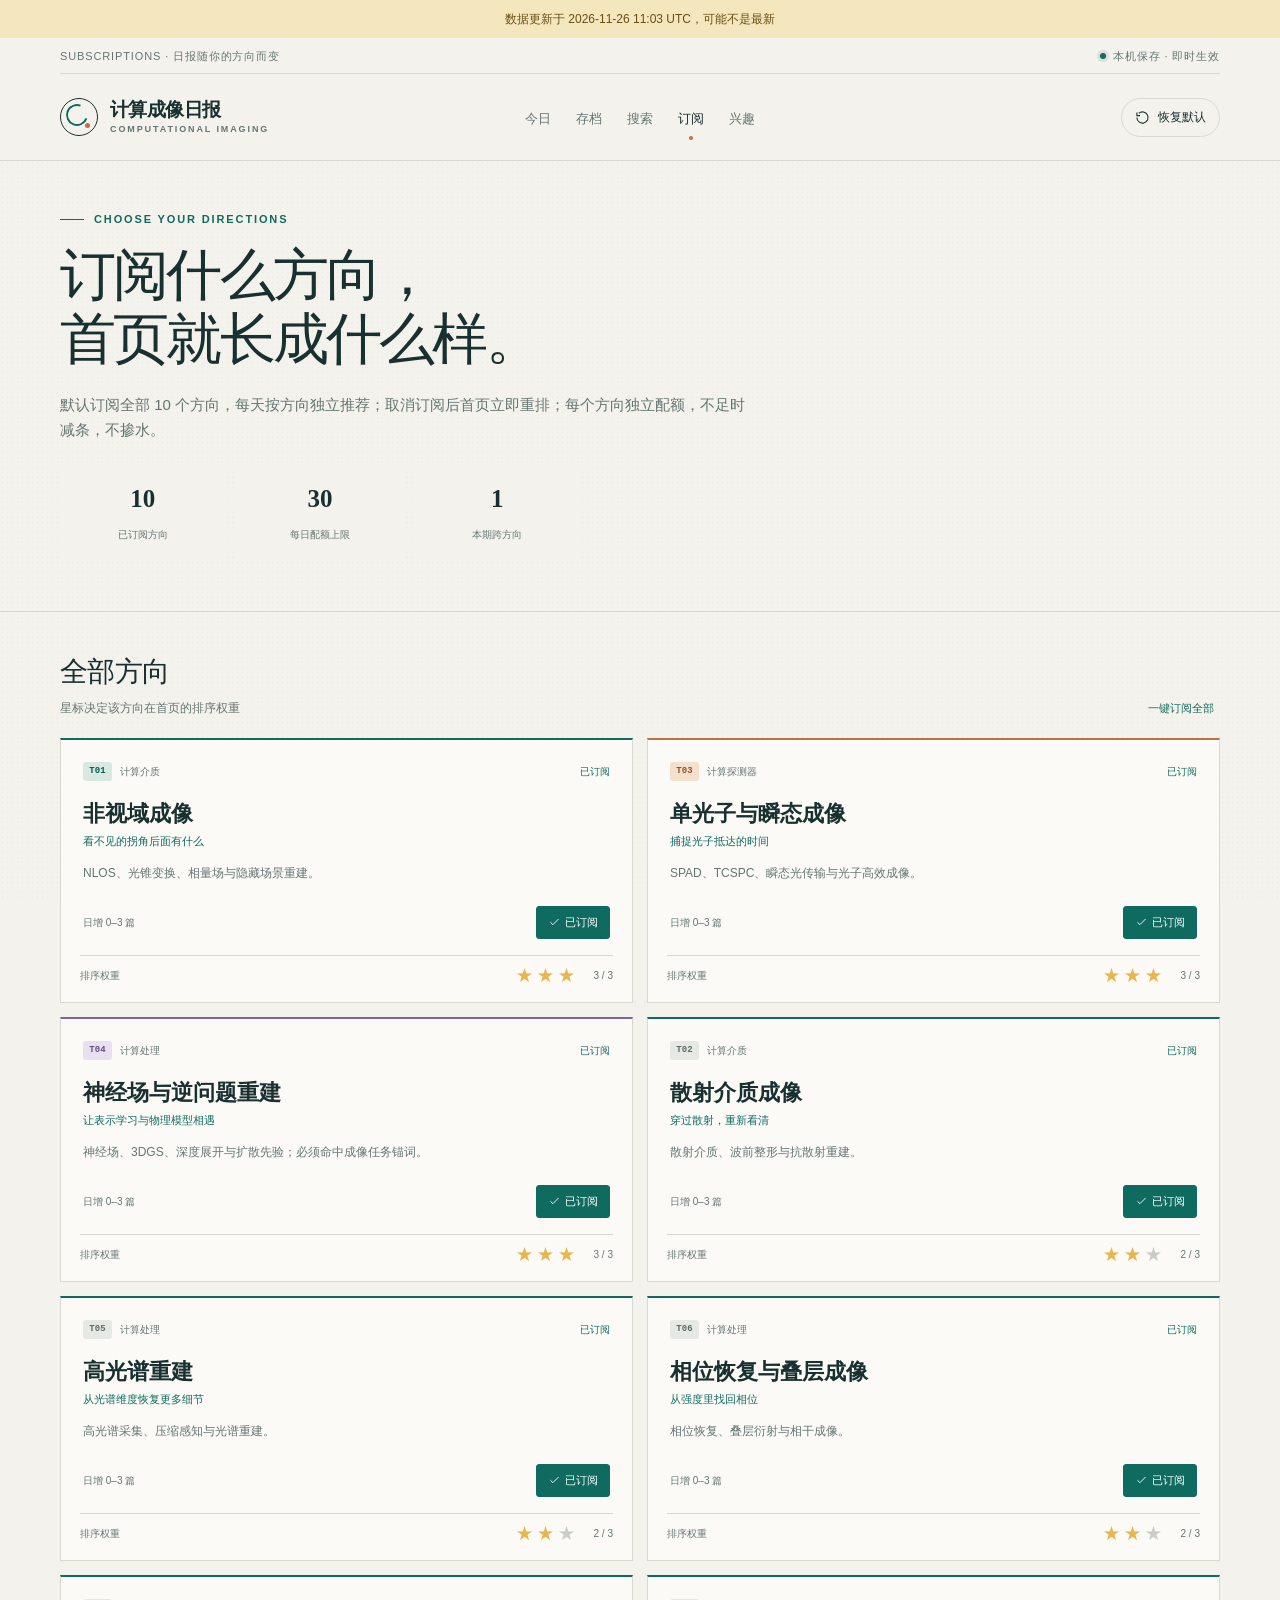
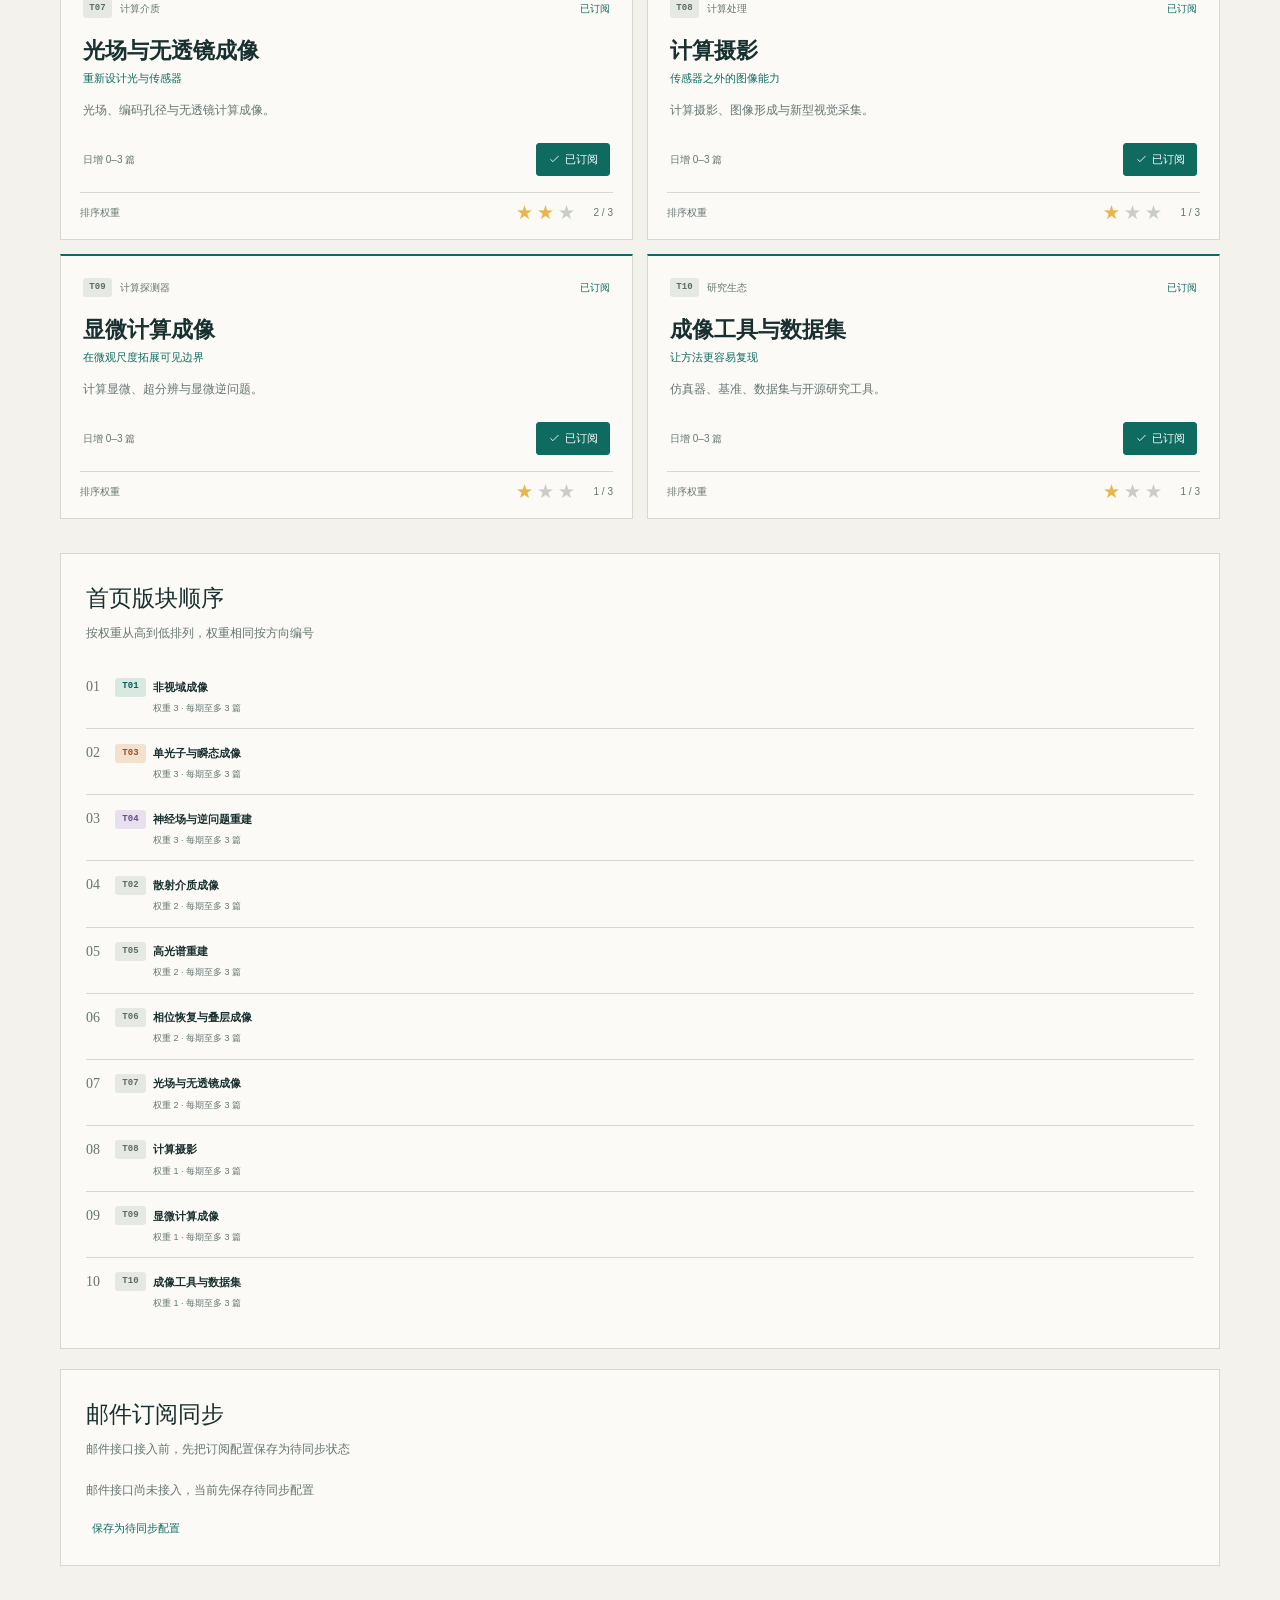
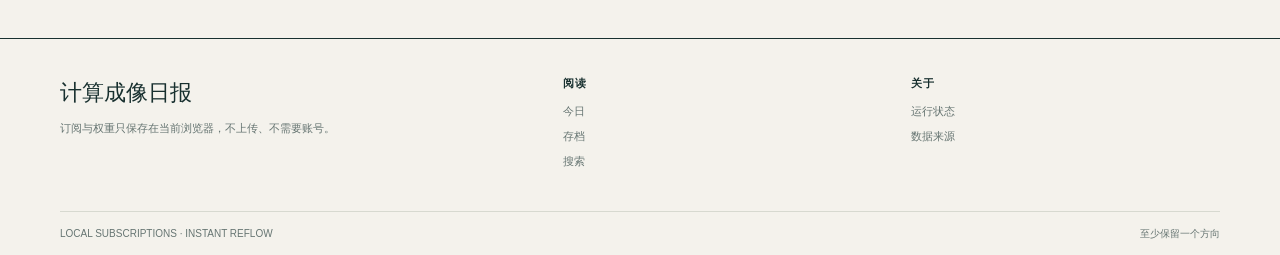
<file: topics.html>
<!doctype html>
<html lang="zh-CN">
<head><meta charset="utf-8"><meta name="viewport" content="width=device-width, initial-scale=1, viewport-fit=cover"><meta http-equiv="Cache-Control" content="no-cache, no-store, must-revalidate"><meta http-equiv="Pragma" content="no-cache"><meta http-equiv="Expires" content="0"><meta name="theme-color" content="#f4f2ec"><meta name="description" content="管理计算成像日报的方向订阅与排序权重，首页随订阅立即重排。"><title>方向订阅 · 计算成像日报</title><link id="main-css" rel="stylesheet" href="assets/styles.css?v=22"><script>(function(){var s=new URLSearchParams(location.search).get("sharecode");window.__shareUrl=function(p){if(!s)return p;return p+(p.indexOf("?")>-1?"&":"?")+"sharecode="+encodeURIComponent(s)};var l=document.getElementById("main-css");if(l&&s)l.href=window.__shareUrl(l.getAttribute("href"));if(s)document.addEventListener("DOMContentLoaded",function(){document.querySelectorAll('a[href$=".html"]').forEach(function(a){a.href=window.__shareUrl(a.getAttribute("href"))})})})();</script></head>
<body data-page="topics">
<a class="skip-link" href="#main">跳到正文</a>
<header class="site-header"><div class="container topline"><span>SUBSCRIPTIONS · 日报随你的方向而变</span><span class="topline-status"><i class="status-dot"></i>本机保存 · 即时生效</span></div><div class="container navbar"><a class="brand" href="index.html"><span class="brand-mark"></span><span class="brand-name">计算成像日报<small>COMPUTATIONAL IMAGING</small></span></a><nav class="nav-links" aria-label="主导航"><a href="index.html" data-nav="today">今日</a><a href="archive.html" data-nav="archive">存档</a><a href="search.html" data-nav="search">搜索</a><a href="topics.html" data-nav="topics">订阅</a><a href="interest.html" data-nav="interest">兴趣</a></nav><button class="header-action" id="reset-subscriptions" title="恢复默认订阅"><svg viewBox="0 0 24 24" fill="none" stroke="currentColor" stroke-width="1.7"><path d="M3 12a9 9 0 1 0 3-6.7M3 4v5h5"/></svg><span>恢复默认</span></button></div></header>
<section class="page-hero"><div class="container"><p class="eyebrow">Choose your directions</p><h1>订阅什么方向，<br>首页就长成什么样。</h1><p class="hero-intro">默认订阅全部 10 个方向，每天按方向独立推荐；取消订阅后首页立即重排；每个方向独立配额，不足时减条，不掺水。</p><div id="subscription-summary" class="feedback-summary" style="max-width:520px;margin-top:22px"></div></div></section>
<main id="main" class="container page-content">
  <div class="section-heading"><div><h2>全部方向</h2><p>星标决定该方向在首页的排序权重</p></div><button class="expand-all" id="subscribe-all" type="button">一键订阅全部</button></div>
  <div id="topics-grid" class="topics-grid"></div>
  <div class="interest-grid" style="margin-top:34px">
    <section class="interest-card wide"><h2>首页版块顺序</h2><p>按权重从高到低排列，权重相同按方向编号</p><div id="subscription-order"></div></section>
    <section class="interest-card wide"><h2>邮件订阅同步</h2><p>邮件接口接入前，先把订阅配置保存为待同步状态</p><p id="mail-sync-state" class="side-note" style="margin:0 0 14px;border:0;padding:0"></p><button class="expand-all" id="mail-sync" type="button">保存为待同步配置</button></section>
  </div>
</main>
<footer class="site-footer"><div class="container footer-main"><div><div class="footer-brand">计算成像日报</div><p class="footer-copy">订阅与权重只保存在当前浏览器，不上传、不需要账号。</p></div><div class="footer-col"><strong>阅读</strong><a href="index.html">今日</a><a href="archive.html">存档</a><a href="search.html">搜索</a></div><div class="footer-col"><strong>关于</strong><a href="status.html">运行状态</a><a href="status.html">数据来源</a></div></div><div class="container footer-bottom"><span>LOCAL SUBSCRIPTIONS · INSTANT REFLOW</span><span>至少保留一个方向</span></div></footer>
<nav class="mobile-nav" aria-label="移动端导航"><a href="index.html" data-nav="today" data-icon="home" data-label="今日"></a><a href="archive.html" data-nav="archive" data-icon="archive" data-label="存档"></a><a href="search.html" data-nav="search" data-icon="search" data-label="搜索"></a><a href="topics.html" data-nav="topics" data-icon="topics" data-label="订阅"></a><a href="interest.html" data-nav="interest" data-icon="interest" data-label="兴趣"></a></nav>
<script>(function(){var u=window.__shareUrl||function(p){return p};var bv="v22";function ver(p){p=u(p);return p+(p.indexOf("?")>-1?"&":"?")+bv;}var d=document.createElement("script");d.src=ver("assets/data.js");d.async=false;var a=document.createElement("script");a.src=ver("assets/app.js");a.async=false;document.body.appendChild(d);document.body.appendChild(a);})();</script></body></html>
</file>
<file: assets/styles.css>
/* NLOS Daily — self-contained editorial system */
:root {
  --paper: #f4f2ec;
  --paper-deep: #e9e6dc;
  --surface: #fbfaf6;
  --ink: #18302f;
  --muted: #667572;
  --line: #d7d9d0;
  --teal: #0f6b60;
  --teal-soft: #dce9e3;
  --orange: #cf6844;
  --orange-soft: #f3e2d8;
  --yellow: #e7b64e;
  --shadow: 0 18px 45px rgba(24, 48, 47, .07);
  --sans: -apple-system, BlinkMacSystemFont, "Segoe UI", "PingFang SC", "Hiragino Sans GB", "Microsoft YaHei", sans-serif;
  --serif: "Iowan Old Style", "Noto Serif CJK SC", "Songti SC", SimSun, Georgia, serif;
}
* { box-sizing: border-box; }
html { scroll-behavior: smooth; }
body {
  margin: 0;
  color: var(--ink);
  background: var(--paper);
  font-family: var(--sans);
  font-size: 15px;
  line-height: 1.7;
  -webkit-font-smoothing: antialiased;
}
body::before {
  content: "";
  position: fixed;
  inset: 0;
  z-index: -1;
  pointer-events: none;
  opacity: .25;
  background-image: radial-gradient(rgba(24,48,47,.15) .45px, transparent .55px);
  background-size: 5px 5px;
}
a { color: inherit; text-decoration: none; }
button, input, select { font: inherit; }
button { color: inherit; }
button, a { -webkit-tap-highlight-color: transparent; }
button:focus-visible, a:focus-visible, input:focus-visible, select:focus-visible, summary:focus-visible {
  outline: 2px solid var(--orange);
  outline-offset: 3px;
}
::selection { color: var(--surface); background: var(--teal); }
.container { width: min(1160px, calc(100% - 48px)); margin: 0 auto; }
.mono { font-family: ui-monospace, SFMono-Regular, Consolas, monospace; }
.sr-only { position: absolute; width: 1px; height: 1px; padding: 0; margin: -1px; overflow: hidden; clip: rect(0,0,0,0); white-space: nowrap; border: 0; }
.skip-link { position: fixed; left: 16px; top: -60px; z-index: 100; padding: 8px 14px; background: var(--ink); color: white; }
.skip-link:focus { top: 12px; }

.site-header { border-bottom: 1px solid var(--line); background: rgba(244,242,236,.94); }
.topline { display: flex; align-items: center; justify-content: space-between; min-height: 36px; border-bottom: 1px solid var(--line); color: var(--muted); font-size: 11px; letter-spacing: .08em; text-transform: uppercase; }
.topline-status { display: inline-flex; align-items: center; gap: 7px; }
.status-dot { width: 6px; height: 6px; border-radius: 50%; background: var(--teal); box-shadow: 0 0 0 3px rgba(15,107,96,.12); }
.navbar { display: grid; grid-template-columns: 1fr auto 1fr; align-items: center; min-height: 86px; gap: 24px; }
.brand { display: inline-flex; align-items: center; gap: 12px; width: max-content; }
.brand-mark { position: relative; width: 38px; height: 38px; border: 1px solid var(--ink); border-radius: 50%; }
.brand-mark::before { content: ""; position: absolute; width: 18px; height: 18px; left: 5px; top: 5px; border: 2px solid var(--teal); border-right-color: transparent; border-radius: 50%; transform: rotate(-25deg); }
.brand-mark::after { content: ""; position: absolute; width: 5px; height: 5px; right: 7px; bottom: 7px; border-radius: 50%; background: var(--orange); }
.brand-name { font-size: 19px; font-weight: 750; letter-spacing: -.03em; line-height: 1.05; }
.brand-name small { display: block; margin-top: 5px; color: var(--muted); font-size: 9px; font-weight: 600; letter-spacing: .21em; }
.nav-links { display: flex; align-items: center; gap: 32px; }
.nav-links a { position: relative; padding: 30px 0 27px; color: var(--muted); font-size: 13px; }
.nav-links a:hover, .nav-links a.active { color: var(--ink); }
.nav-links a.active::after { content: ""; position: absolute; left: 50%; bottom: 17px; width: 4px; height: 4px; margin-left: -2px; border-radius: 50%; background: var(--orange); }
.header-action { justify-self: end; display: inline-flex; align-items: center; gap: 8px; padding: 8px 13px; border: 1px solid var(--line); border-radius: 999px; background: transparent; cursor: pointer; font-size: 12px; }
.header-action:hover { border-color: var(--teal); background: var(--surface); }
.header-action svg { width: 15px; height: 15px; }

.stale-banner { padding: 9px 0; color: #694e13; background: #f4e7be; font-size: 12px; text-align: center; }
.hero { position: relative; padding: 58px 0 42px; overflow: hidden; border-bottom: 1px solid var(--line); }
.hero-grid { display: grid; grid-template-columns: 1.35fr .65fr; align-items: end; gap: 64px; }
.eyebrow { display: flex; align-items: center; gap: 10px; margin: 0 0 15px; color: var(--teal); font-size: 11px; font-weight: 750; letter-spacing: .17em; text-transform: uppercase; }
.eyebrow::before { content: ""; width: 24px; height: 1px; background: currentColor; }
.hero h1, .page-hero h1 { max-width: 760px; margin: 0; font-family: var(--serif); font-size: clamp(38px, 5vw, 66px); font-weight: 500; line-height: 1.14; letter-spacing: -.05em; }
.hero h1 em { color: var(--teal); font-style: normal; }
.hero-intro { max-width: 630px; margin: 20px 0 0; color: var(--muted); font-size: 15px; }
.issue-card { position: relative; min-height: 160px; padding: 23px 25px; border: 1px solid var(--ink); background: var(--surface); box-shadow: 6px 6px 0 var(--teal-soft); }
.issue-card::after { content: ""; position: absolute; right: 17px; top: 17px; width: 28px; height: 28px; border-top: 1px solid var(--orange); border-right: 1px solid var(--orange); }
.issue-number { color: var(--orange); font-family: var(--serif); font-size: 54px; line-height: 1; }
.issue-meta { display: flex; justify-content: space-between; align-items: end; margin-top: 20px; color: var(--muted); font-size: 11px; }
.issue-meta strong { display: block; color: var(--ink); font-size: 13px; font-weight: 650; }

.layout { display: grid; grid-template-columns: minmax(0, 1fr) 285px; gap: 46px; padding: 42px 0 72px; }
.section-heading { display: flex; align-items: end; justify-content: space-between; gap: 20px; margin-bottom: 19px; }
.section-heading h2 { margin: 0; font-family: var(--serif); font-size: 28px; font-weight: 550; letter-spacing: -.025em; }
.section-heading p { margin: 3px 0 0; color: var(--muted); font-size: 12px; }
.text-link { display: inline-flex; align-items: center; gap: 7px; color: var(--teal); font-size: 12px; white-space: nowrap; }
.text-link:hover { text-decoration: underline; text-underline-offset: 4px; }
.text-link svg { width: 14px; height: 14px; }
.headlines { display: grid; gap: 15px; }
.paper-card { position: relative; padding: 25px 27px 20px; border: 1px solid var(--line); background: var(--surface); transition: border-color .18s, box-shadow .18s, transform .18s; }
.paper-card:hover { border-color: #aab8b0; box-shadow: var(--shadow); transform: translateY(-1px); }
.paper-card.is-read { background: rgba(251,250,246,.55); }
.paper-card.is-read .paper-title, .paper-card.is-read .paper-summary, .paper-card.is-read .why-read { opacity: .58; }
.paper-card.is-read::after { content: "已读"; position: absolute; right: 14px; top: 13px; color: var(--muted); font-size: 10px; letter-spacing: .08em; }
.card-top { display: flex; align-items: center; gap: 9px; padding-right: 35px; }
.card-number { min-width: 30px; color: var(--orange); font-family: var(--serif); font-size: 22px; line-height: 1; }
.tier { display: inline-flex; align-items: center; height: 20px; padding: 0 7px; border-radius: 3px; font-size: 10px; font-weight: 750; }
.tier-A { color: #0a5a50; background: var(--teal-soft); }
.tier-B { color: #8b4b32; background: var(--orange-soft); }
.tier-C { color: #5f6765; background: #e7e8e3; }
.card-source { color: var(--muted); font-size: 10px; letter-spacing: .025em; }
.paper-title { display: block; margin: 14px 0 6px; font-family: var(--serif); font-size: 21px; font-weight: 600; line-height: 1.42; letter-spacing: -.015em; }
a.paper-title:hover { color: var(--teal); }
.paper-title-zh { margin: 0 0 12px; color: var(--muted); font-size: 12px; }
.paper-authors { margin: 0; color: var(--muted); font-size: 11px; }
.paper-summary { margin: 15px 0 0; font-size: 13px; line-height: 1.85; }
.why-read { margin: 13px 0 0; padding: 11px 13px; border-left: 2px solid var(--yellow); background: #f5f1e6; color: #52615d; font-size: 12px; line-height: 1.75; }
.why-read strong { margin-right: 7px; color: var(--ink); font-weight: 700; }
.tag-list { display: flex; flex-wrap: wrap; gap: 6px; margin-top: 14px; }
.tag { padding: 2px 8px; border: 1px solid var(--line); border-radius: 99px; color: var(--muted); font-size: 10px; }
.card-actions { display: flex; align-items: center; gap: 3px; margin: 18px -8px 0; padding-top: 12px; border-top: 1px solid #e5e5df; }
.action-btn { display: inline-flex; align-items: center; gap: 5px; min-height: 30px; padding: 4px 8px; border: 0; border-radius: 4px; color: var(--muted); background: transparent; cursor: pointer; font-size: 11px; }
.action-btn:hover { color: var(--teal); background: var(--teal-soft); }
.action-btn.active { color: var(--teal); background: var(--teal-soft); }
.action-btn[data-action="useless"].active { color: #98492e; background: var(--orange-soft); }
.action-btn svg { width: 14px; height: 14px; flex: none; }
.action-btn.open-link { margin-left: auto; color: var(--teal); }

.sidebar { display: grid; align-content: start; gap: 18px; }
.side-block { padding: 21px; border-top: 2px solid var(--ink); background: rgba(251,250,246,.6); }
.side-block h3 { margin: 0 0 16px; font-size: 12px; letter-spacing: .08em; text-transform: uppercase; }
.stat-grid { display: grid; grid-template-columns: repeat(3, 1fr); gap: 8px; }
.stat strong { display: block; font-family: var(--serif); font-size: 29px; font-weight: 500; line-height: 1.15; }
.stat span { color: var(--muted); font-size: 10px; }
.side-note { margin: 15px 0 0; padding-top: 13px; border-top: 1px solid var(--line); color: var(--muted); font-size: 11px; }
.mini-list { display: grid; gap: 13px; margin: 0; padding: 0; list-style: none; }
.mini-list li { display: grid; grid-template-columns: 8px 1fr; gap: 9px; font-size: 11px; }
.mini-list li::before { content: ""; width: 5px; height: 5px; margin-top: 7px; border-radius: 50%; background: var(--orange); }
.mini-list strong { display: block; font-size: 12px; font-weight: 650; }
.mini-list span { color: var(--muted); }
.progress-track { height: 5px; margin: 14px 0 8px; overflow: hidden; border-radius: 5px; background: var(--paper-deep); }
.progress-track span { display: block; width: 42%; height: 100%; background: var(--teal); }
.side-quote { margin: 0; font-family: var(--serif); font-size: 18px; line-height: 1.55; }
.side-quote footer { margin-top: 12px; color: var(--muted); font-family: var(--sans); font-size: 10px; }

.digest-sections { display: grid; gap: 10px; margin-top: 30px; }
.digest-section { border: 1px solid var(--line); background: rgba(251,250,246,.55); }
.digest-section summary { display: grid; grid-template-columns: 1fr auto auto; align-items: center; gap: 18px; padding: 19px 21px; cursor: pointer; list-style: none; }
.digest-section summary::-webkit-details-marker { display: none; }
.digest-section summary:hover { background: var(--surface); }
.section-name { display: flex; align-items: baseline; gap: 12px; }
.section-name strong { font-family: var(--serif); font-size: 19px; font-weight: 600; }
.section-name small { color: var(--muted); font-size: 9px; letter-spacing: .09em; }
.section-count { color: var(--muted); font-size: 11px; }
.section-chevron { width: 8px; height: 8px; border-right: 1px solid var(--ink); border-bottom: 1px solid var(--ink); transform: rotate(45deg); transition: transform .2s; }
.digest-section[open] .section-chevron { transform: rotate(225deg); }
.section-body { padding: 0 20px 20px; }
.section-description { margin: 0 0 13px; color: var(--muted); font-size: 11px; }
.section-body .paper-card { box-shadow: none; }
.section-body .paper-card:hover { transform: none; }
.section-body .paper-card + .paper-card { margin-top: 10px; }
.expand-all { border: 0; background: none; color: var(--teal); cursor: pointer; font-size: 11px; }

.page-hero { padding: 49px 0 32px; border-bottom: 1px solid var(--line); }
.page-hero h1 { font-size: clamp(37px, 4.5vw, 56px); }
.page-hero .hero-intro { max-width: 700px; }
.page-content { padding: 36px 0 72px; }
.archive-list { display: grid; gap: 12px; }
.archive-item { display: grid; grid-template-columns: 110px 1fr auto; align-items: center; gap: 25px; padding: 24px; border: 1px solid var(--line); background: var(--surface); }
.archive-item:hover { border-color: var(--teal); }
.archive-date { font-family: var(--serif); font-size: 18px; }
.archive-date small { display: block; color: var(--muted); font-family: var(--sans); font-size: 10px; }
.archive-info h2 { margin: 0 0 5px; font-size: 16px; }
.archive-info p { margin: 0; color: var(--muted); font-size: 12px; }
.archive-count { color: var(--teal); font-family: var(--serif); font-size: 26px; text-align: right; }
.archive-count small { display: block; color: var(--muted); font-family: var(--sans); font-size: 10px; }
.archive-empty { opacity: .55; }

.search-panel { padding: 25px; border: 1px solid var(--line); background: var(--surface); }
.search-box { position: relative; }
.search-box svg { position: absolute; left: 16px; top: 50%; width: 20px; height: 20px; color: var(--muted); transform: translateY(-50%); }
.search-input { width: 100%; height: 54px; padding: 0 50px; border: 1px solid var(--ink); border-radius: 0; color: var(--ink); background: var(--paper); font-size: 16px; outline: none; }
.search-input:focus { border-color: var(--teal); box-shadow: 0 0 0 3px rgba(15,107,96,.1); }
.search-clear { position: absolute; right: 11px; top: 11px; width: 32px; height: 32px; border: 0; background: transparent; cursor: pointer; color: var(--muted); }
.search-filters { display: flex; flex-wrap: wrap; gap: 8px; margin-top: 14px; }
.filter-chip { padding: 5px 12px; border: 1px solid var(--line); border-radius: 99px; background: transparent; cursor: pointer; color: var(--muted); font-size: 11px; }
.filter-chip.active, .filter-chip:hover { border-color: var(--teal); color: var(--teal); background: var(--teal-soft); }
.search-meta { display: flex; justify-content: space-between; gap: 20px; margin: 23px 0 15px; color: var(--muted); font-size: 12px; }
.search-results { display: grid; gap: 12px; }
mark { padding: 0 1px; color: inherit; background: #f1d897; }
.empty-state { padding: 70px 25px; border: 1px dashed var(--line); text-align: center; }
.empty-state svg { width: 38px; height: 38px; color: var(--muted); }
.empty-state h2 { margin: 15px 0 6px; font-family: var(--serif); font-size: 24px; }
.empty-state p { margin: 0; color: var(--muted); font-size: 12px; }
.search-suggestions { display: flex; flex-wrap: wrap; justify-content: center; gap: 8px; margin-top: 18px; }

.interest-grid { display: grid; grid-template-columns: 1fr 1fr; gap: 20px; }
.interest-card { padding: 25px; border: 1px solid var(--line); background: var(--surface); }
.interest-card.wide { grid-column: 1 / -1; }
.interest-card h2 { margin: 0 0 5px; font-family: var(--serif); font-size: 23px; font-weight: 550; }
.interest-card > p { margin: 0 0 20px; color: var(--muted); font-size: 12px; }
.profile-topics { display: flex; flex-wrap: wrap; gap: 8px; }
.profile-topic { padding: 8px 12px; border: 1px solid var(--line); background: var(--paper); font-size: 12px; }
.profile-topic strong { margin-left: 6px; color: var(--teal); font-size: 11px; }
.watch-row { display: grid; grid-template-columns: 1fr 1.4fr 45px; gap: 10px; padding: 12px 0; border-bottom: 1px solid var(--line); align-items: center; font-size: 12px; }
.watch-row:last-child { border-bottom: 0; }
.watch-row small { display: block; color: var(--muted); font-size: 10px; }
.watch-focus { color: var(--muted); }
.watch-weight { color: var(--teal); text-align: right; }
.feedback-summary { display: grid; grid-template-columns: repeat(3, 1fr); gap: 12px; margin-bottom: 20px; }
.feedback-summary div { padding: 13px; background: var(--paper); text-align: center; }
.feedback-summary strong { display: block; font-family: var(--serif); font-size: 25px; }
.feedback-summary span { color: var(--muted); font-size: 10px; }
.feedback-history { display: grid; gap: 0; }
.feedback-row { display: grid; grid-template-columns: 72px 1fr auto; gap: 12px; padding: 12px 0; border-bottom: 1px solid var(--line); font-size: 12px; }
.feedback-row small { color: var(--muted); }

.saved-filters { display: flex; flex-wrap: wrap; gap: 8px; margin-bottom: 16px; }
.saved-list { display: grid; gap: 0; }
.saved-card { display: block; padding: 18px 0; border-bottom: 1px solid var(--line); transition: background .15s; }
.saved-card:hover { background: var(--paper); }
.saved-card-top { display: flex; align-items: center; gap: 8px; margin-bottom: 10px; font-size: 10px; color: var(--muted); }
.saved-cat-name { letter-spacing: .04em; }
.saved-date { margin-left: auto; }
.saved-title { display: inline-block; margin: 0 0 4px; font-family: var(--serif); font-size: 17px; font-weight: 600; line-height: 1.35; text-decoration: none; color: inherit; }
.saved-card:hover .saved-title { color: var(--teal); }
.saved-title-zh { margin: 0 0 8px; color: var(--teal); font-size: 13px; line-height: 1.5; }
.saved-summary { margin: 0 0 12px; color: var(--muted); font-size: 12px; line-height: 1.6; display: -webkit-box; -webkit-line-clamp: 3; -webkit-box-orient: vertical; overflow: hidden; }
.saved-actions { display: flex; align-items: center; gap: 16px; }
.saved-link { display: inline-flex; align-items: center; gap: 5px; color: var(--teal); font-size: 12px; font-weight: 500; }
.saved-link svg { width: 14px; height: 14px; }
.saved-remove { margin-left: auto; padding: 5px 10px; border: 1px solid var(--line); background: none; color: var(--muted); font-size: 11px; cursor: pointer; border-radius: 3px; }
.saved-remove:hover { color: #b3261e; border-color: #b3261e; }

.pull-hint { display: none; padding: 7px 0; text-align: center; color: var(--muted); font-size: 11px; }
.pull-hint.show { display: block; }
.refresh-btn { padding: 8px 16px; border: 1px solid var(--line); background: var(--surface); color: var(--ink); font-size: 12px; cursor: pointer; border-radius: 4px; font-family: inherit; }
.refresh-btn:hover { border-color: var(--teal); color: var(--teal); }
.refresh-btn:disabled { opacity: .55; cursor: default; }


.site-footer { border-top: 1px solid var(--ink); }
.footer-main { display: grid; grid-template-columns: 1.2fr .8fr .8fr; gap: 40px; padding: 35px 0; }
.footer-brand { font-family: var(--serif); font-size: 22px; }
.footer-copy { max-width: 370px; margin: 8px 0 0; color: var(--muted); font-size: 11px; }
.footer-col strong { display: block; margin-bottom: 10px; font-size: 11px; letter-spacing: .08em; }
.footer-col a { display: block; width: max-content; margin: 6px 0; color: var(--muted); font-size: 11px; }
.footer-col a:hover { color: var(--teal); }
.footer-bottom { display: flex; justify-content: space-between; gap: 20px; padding: 13px 0; border-top: 1px solid var(--line); color: var(--muted); font-size: 10px; }
.mobile-nav { display: none; }
.toast { position: fixed; left: 50%; bottom: 30px; z-index: 100; max-width: calc(100% - 32px); padding: 10px 18px; border-radius: 4px; color: white; background: var(--ink); box-shadow: var(--shadow); font-size: 12px; opacity: 0; pointer-events: none; transform: translate(-50%, 12px); transition: opacity .2s, transform .2s; }
.toast.show { opacity: 1; transform: translate(-50%, 0); }

@media (max-width: 960px) {
  .navbar { grid-template-columns: 1fr auto; }
  .nav-links { display: none; }
  .hero-grid { grid-template-columns: 1fr 240px; gap: 32px; }
  .layout { grid-template-columns: minmax(0, 1fr); }
  .sidebar { grid-template-columns: repeat(3, 1fr); }
  .side-block { min-width: 0; }
}
@media (max-width: 700px) {
  body { font-size: 14px; padding-bottom: 63px; }
  .container { width: min(100% - 28px, 620px); }
  .topline { min-height: 31px; font-size: 9px; }
  .topline > span:first-child { max-width: 190px; overflow: hidden; white-space: nowrap; }
  .navbar { min-height: 68px; }
  .brand-mark { width: 32px; height: 32px; }
  .brand-name { font-size: 17px; }
  .brand-name small { font-size: 8px; }
  .header-action { padding: 7px 10px; font-size: 11px; }
  .header-action span { display: none; }
  .hero { padding: 34px 0 27px; }
  .hero-grid { grid-template-columns: 1fr; gap: 25px; }
  .hero h1 { font-size: 39px; line-height: 1.18; }
  .hero-intro { margin-top: 15px; font-size: 13px; }
  .issue-card { min-height: 0; padding: 16px 19px; box-shadow: 4px 4px 0 var(--teal-soft); }
  .issue-number { font-size: 38px; }
  .issue-meta { margin-top: 12px; }
  .layout { gap: 30px; padding: 27px 0 45px; }
  .section-heading h2 { font-size: 25px; }
  .paper-card { padding: 20px 18px 15px; }
  .paper-title { font-size: 19px; line-height: 1.45; }
  .paper-summary { font-size: 12px; }
  .card-actions { flex-wrap: wrap; }
  .action-btn { min-height: 35px; }
  .action-btn.open-link { margin-left: 0; }
  .sidebar { grid-template-columns: 1fr; }
  .side-block { padding: 19px; }
  .digest-section summary { grid-template-columns: 1fr auto auto; gap: 10px; padding: 16px; }
  .section-name { display: grid; gap: 0; }
  .section-name small { font-size: 8px; }
  .section-body { padding: 0 10px 10px; }
  .page-hero { padding: 34px 0 25px; }
  .page-hero h1 { font-size: 38px; }
  .page-content { padding: 24px 0 45px; }
  .archive-item { grid-template-columns: 75px 1fr; gap: 15px; padding: 18px; }
  .archive-count { display: none; }
  .archive-date { font-size: 15px; }
  .search-panel { padding: 15px; }
  .search-input { height: 50px; font-size: 14px; }
  .interest-grid { grid-template-columns: 1fr; }
  .interest-card.wide { grid-column: auto; }
  .interest-card { padding: 20px; }
  .watch-row { grid-template-columns: 1fr 45px; }
  .watch-focus { display: none; }
  .feedback-row { grid-template-columns: 64px 1fr; }
  .feedback-row small { display: none; }
  .footer-main { grid-template-columns: 1fr 1fr; gap: 24px; padding: 27px 0; }
  .footer-main > :first-child { grid-column: 1 / -1; }
  .footer-bottom { display: block; }
  .footer-bottom span { display: block; }
  .mobile-nav { position: fixed; left: 0; right: 0; bottom: 0; z-index: 50; display: grid; grid-template-columns: repeat(4, 1fr); padding: 6px max(8px, env(safe-area-inset-right)) calc(6px + env(safe-area-inset-bottom)) max(8px, env(safe-area-inset-left)); border-top: 1px solid var(--line); background: rgba(251,250,246,.97); backdrop-filter: blur(10px); }
  .mobile-nav a { display: grid; justify-items: center; gap: 1px; padding: 4px; color: var(--muted); font-size: 10px; }
  .mobile-nav a.active { color: var(--teal); }
  .mobile-nav svg { width: 20px; height: 20px; }
  .toast { bottom: 78px; }
}
/* Multi-topic subscriptions */
.nav-links { gap: 25px; }
.topic-badges { display: inline-flex; align-items: center; gap: 3px; white-space: nowrap; }
.topic-badge { display: inline-flex; align-items: center; justify-content: center; min-width: 29px; height: 19px; padding: 0 5px; border-radius: 3px; font-family: ui-monospace, SFMono-Regular, Consolas, monospace; font-size: 9px; font-weight: 800; letter-spacing: .02em; }
.topic-T01 { color: #075f54; background: #d9e9e2; }
.topic-T03 { color: #985027; background: #f3e1ce; }
.topic-T04 { color: #625086; background: #e8e0ef; }
.topic-T02, .topic-T05, .topic-T06, .topic-T07, .topic-T08, .topic-T09, .topic-T10 { color: #5c6b68; background: #e6e8e3; }
.topic-times { color: var(--muted); font-size: 9px; }
.topic-nav-wrap { border-bottom: 1px solid var(--line); background: rgba(251,250,246,.72); }
.topic-nav { display: flex; align-items: center; gap: 8px; padding: 11px 0; overflow-x: auto; scrollbar-width: none; }
.topic-nav::-webkit-scrollbar { display: none; }
.topic-nav-label { margin-right: 4px; color: var(--muted); font-size: 10px; white-space: nowrap; }
.topic-nav-chip { display: inline-flex; align-items: center; gap: 6px; padding: 5px 9px; border: 1px solid var(--line); border-radius: 99px; background: var(--surface); font-size: 10px; white-space: nowrap; }
.topic-nav-chip:hover { border-color: var(--teal); }
.topic-nav-chip strong { color: var(--muted); font-size: 9px; }
.topic-nav-chip.cross-chip { border-color: #b9a7c9; color: #625086; }
.topic-nav-edit { display: inline-flex; align-items: center; gap: 4px; margin-left: auto; color: var(--teal); font-size: 10px; white-space: nowrap; }
.topic-nav-edit svg { width: 13px; height: 13px; }
.cross-section { margin: 31px 0 24px; padding: 24px; border: 1px solid #bfb1ca; background: linear-gradient(135deg, rgba(232,224,239,.6), rgba(251,250,246,.8)); }
.cross-heading { display: flex; align-items: start; justify-content: space-between; gap: 20px; margin-bottom: 17px; }
.cross-heading .eyebrow { margin-bottom: 4px; color: #725d91; }
.cross-heading h2 { margin: 0; font-family: var(--serif); font-size: 28px; font-weight: 550; }
.cross-heading p:last-child { margin: 3px 0 0; color: var(--muted); font-size: 11px; }
.cross-count { padding: 5px 10px; border-radius: 99px; color: #625086; background: rgba(255,255,255,.65); font-size: 11px; white-space: nowrap; }
.cross-section .paper-card { background: rgba(251,250,246,.92); }
.topics-layout { display: grid; grid-template-columns: minmax(0, 1fr) 285px; gap: 34px; }
.topics-grid { display: grid; grid-template-columns: repeat(2, minmax(0, 1fr)); gap: 14px; }
.topic-card { position: relative; display: flex; flex-direction: column; min-height: 265px; padding: 22px; border: 1px solid var(--line); background: var(--surface); transition: border-color .18s, transform .18s, box-shadow .18s; }
.topic-card:hover { border-color: #a7b6b0; box-shadow: var(--shadow); transform: translateY(-1px); }
.topic-card.subscribed { border-top: 2px solid var(--teal); }
.topic-card-T03.subscribed { border-top-color: #bf713d; }
.topic-card-T04.subscribed { border-top-color: #7c6699; }
.topic-card.upcoming { background: rgba(251,250,246,.45); opacity: .72; }
.topic-card-top { display: flex; align-items: center; gap: 8px; }
.topic-parent { color: var(--muted); font-size: 10px; }
.topic-state { margin-left: auto; color: var(--muted); font-size: 10px; }
.topic-card.subscribed .topic-state { color: var(--teal); }
.topic-card h2 { margin: 18px 0 4px; font-family: var(--serif); font-size: 22px; font-weight: 600; line-height: 1.35; }
.topic-tagline { margin: 0; color: var(--teal); font-size: 11px; }
.topic-description { margin: 12px 0 18px; color: var(--muted); font-size: 12px; line-height: 1.75; }
.topic-card-bottom { display: flex; align-items: center; justify-content: space-between; gap: 12px; margin-top: auto; }
.topic-cadence { color: var(--muted); font-size: 10px; }
.subscribe-btn { display: inline-flex; align-items: center; gap: 4px; min-width: 74px; justify-content: center; padding: 6px 11px; border: 1px solid var(--teal); border-radius: 3px; color: var(--teal); background: transparent; cursor: pointer; font-size: 11px; }
.subscribe-btn:hover, .subscribe-btn[aria-pressed="true"] { color: white; background: var(--teal); }
.subscribe-btn:disabled { border-color: var(--line); color: var(--muted); background: transparent; cursor: default; }
.subscribe-btn svg { width: 13px; height: 13px; }
.topic-weight { display: flex; align-items: center; gap: 8px; margin: 16px -3px -4px; padding-top: 11px; border-top: 1px solid var(--line); color: var(--muted); font-size: 10px; }
.weight-stars { display: flex; margin-left: auto; }
.weight-stars button { padding: 0 2px; border: 0; color: #c9cdc6; background: transparent; cursor: pointer; font-size: 17px; line-height: 1; }
.weight-stars button.active { color: var(--yellow); }
.weight-stars button:disabled { cursor: default; }
.weight-value { min-width: 28px; text-align: right; }
.subscription-panel { align-self: start; position: sticky; top: 20px; }
.subscription-summary { display: grid; grid-template-columns: repeat(3, 1fr); gap: 8px; }
.subscription-summary div { text-align: center; }
.subscription-summary strong { display: block; font-family: var(--serif); font-size: 28px; font-weight: 500; }
.subscription-summary span { color: var(--muted); font-size: 9px; }
.subscription-order { display: grid; gap: 0; }
.subscription-order-row { display: grid; grid-template-columns: 22px 31px 1fr; align-items: center; gap: 7px; padding: 12px 0; border-bottom: 1px solid var(--line); }
.subscription-order-row:last-child { border-bottom: 0; }
.subscription-order-row .order-index { color: var(--muted); font-family: var(--serif); font-size: 14px; }
.subscription-order-row strong { font-size: 11px; }
.subscription-order-row > span:last-child { grid-column: 3; margin-top: -5px; color: var(--muted); font-size: 9px; }
.mail-sync-box { margin-top: 18px; padding-top: 17px; border-top: 1px solid var(--line); }
.primary-btn, .secondary-btn { display: inline-flex; align-items: center; justify-content: center; gap: 7px; width: 100%; min-height: 38px; padding: 8px 13px; border: 1px solid var(--ink); border-radius: 3px; cursor: pointer; font-size: 11px; }
.primary-btn { color: white; background: var(--ink); }
.primary-btn:hover { background: var(--teal); border-color: var(--teal); }
.secondary-btn { margin-top: 8px; color: var(--muted); background: transparent; border-color: var(--line); }
.secondary-btn:hover { color: var(--teal); border-color: var(--teal); }
.mail-sync-state { margin: 9px 0 0; color: var(--muted); font-size: 9px; line-height: 1.6; }
@media (max-width: 960px) {
  .topics-layout { grid-template-columns: minmax(0, 1fr); }
  .subscription-panel { position: static; }
}
@media (max-width: 700px) {
  .mobile-nav { grid-template-columns: repeat(5, 1fr); }
  .topic-nav-label { display: none; }
  .topic-nav-edit { margin-left: 4px; }
  .topic-nav-chip { padding: 4px 8px; }
  .cross-section { padding: 17px 13px; }
  .cross-heading h2 { font-size: 25px; }
  .topics-grid { grid-template-columns: 1fr; }
  .topic-card { min-height: 250px; }
  .card-source { flex-basis: 100%; margin-left: 39px; margin-top: 3px; }
  .card-top { flex-wrap: wrap; }
}
@media print {
  .site-header, .mobile-nav, .card-actions, .site-footer, .search-panel, .toast { display: none !important; }
  body { background: white; color: black; }
  .container { width: 100%; }
  .layout { display: block; }
  .paper-card { break-inside: avoid; box-shadow: none; }
  .digest-section { display: block; }
}
@media (prefers-reduced-motion: reduce) {
  *, *::before, *::after { scroll-behavior: auto !important; transition: none !important; }
}
</file>
